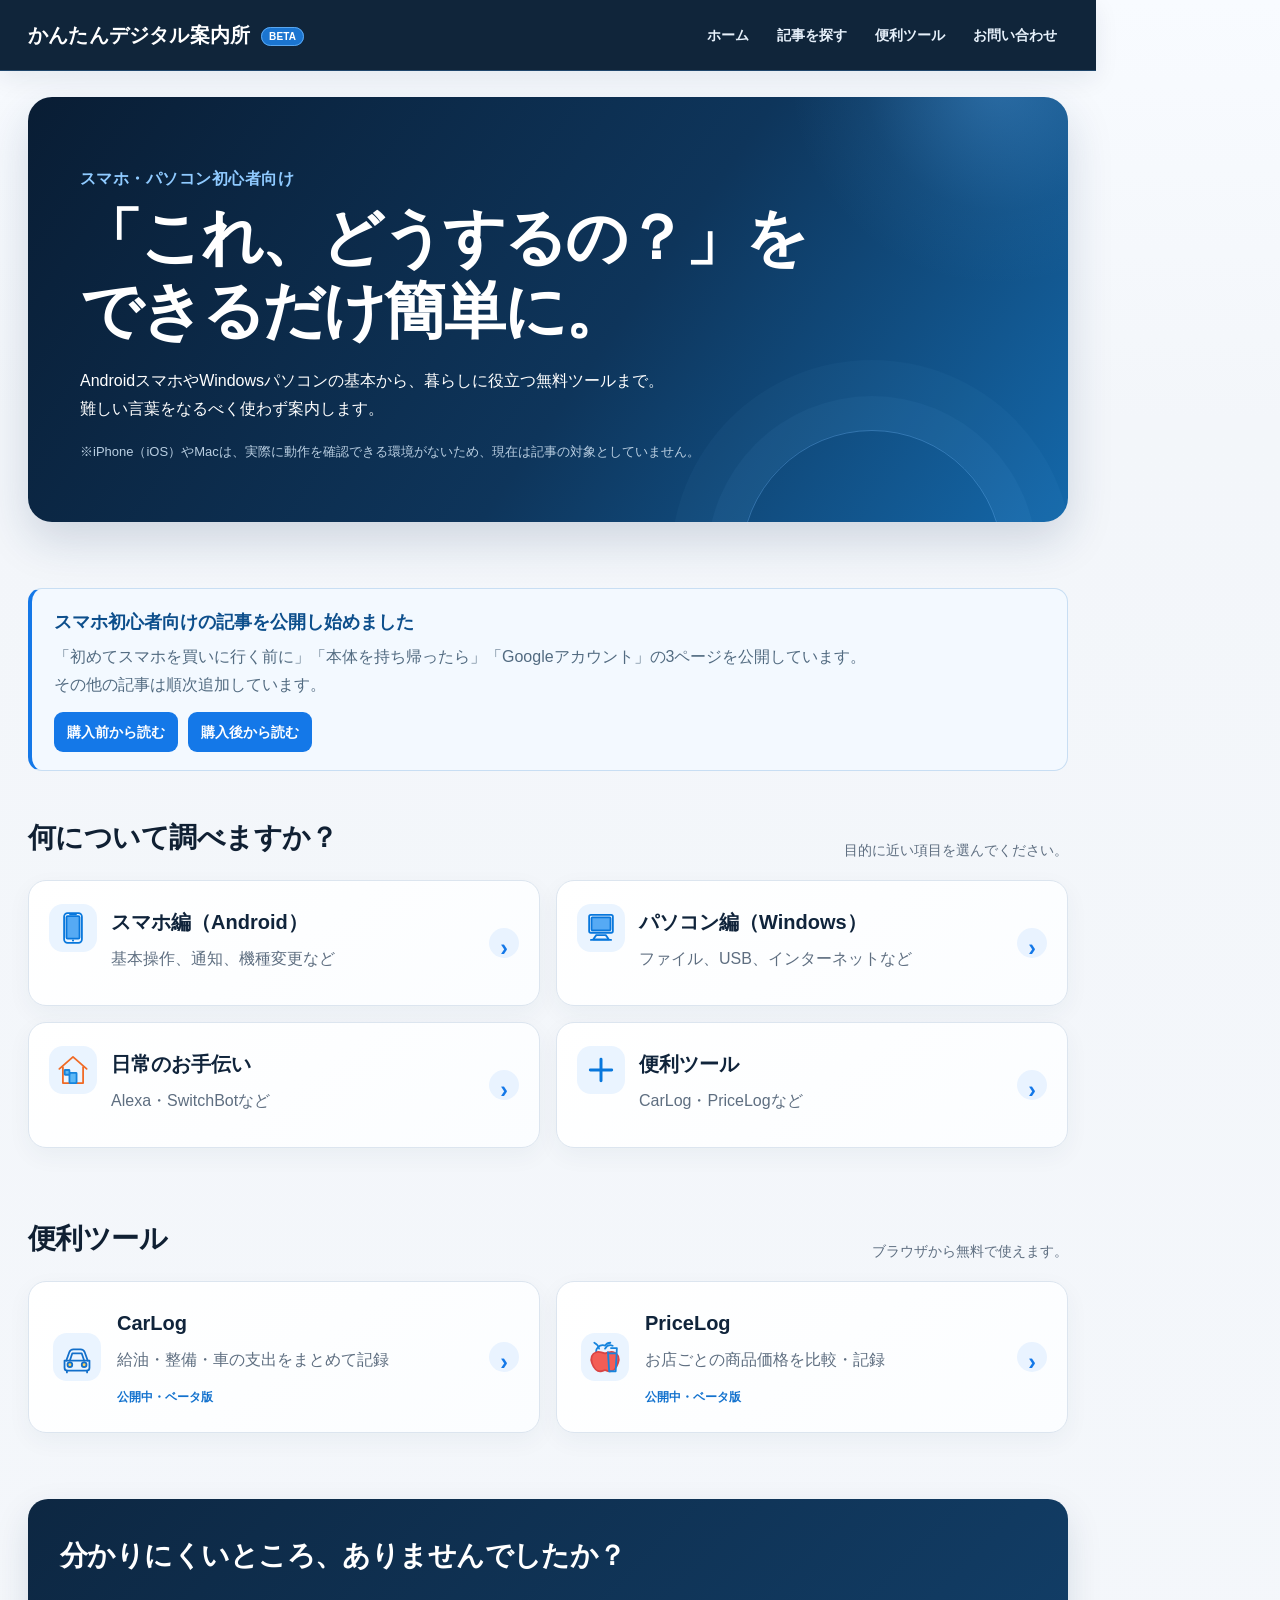
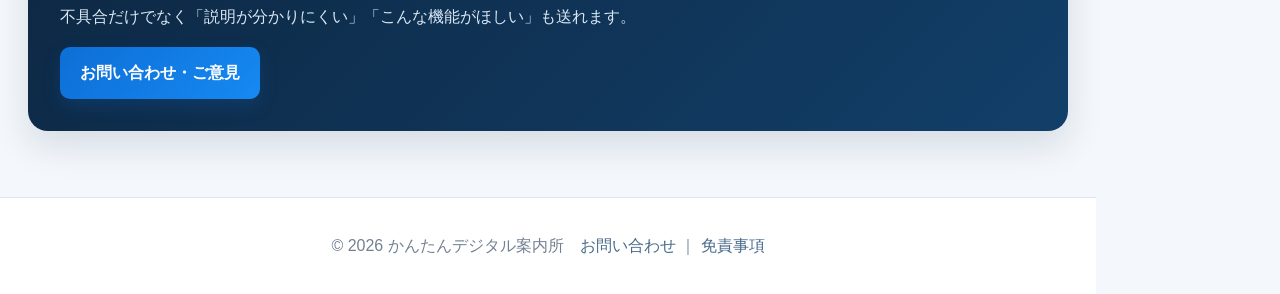
<file: index.html>
<!doctype html><html lang="ja"><head><meta charset="utf-8"><meta name="viewport" content="width=device-width,initial-scale=1"><meta name="description" content="AndroidスマホやWindowsパソコンの初心者向けガイド。難しい言葉をなるべく使わず、基本操作や設定、無料の便利ツールを分かりやすく案内します。"><meta name="robots" content="index,follow"><link rel="canonical" href="https://beginner-digital-guide.pages.dev/"><title>かんたんデジタル案内所</title><link rel="stylesheet" href="style.css"></head><body><header><div class="wrap"><a class="logo" href="index.html">かんたんデジタル案内所 <span>BETA</span></a><nav><a href="index.html">ホーム</a><a href="#guide">記事を探す</a><a href="tools.html">便利ツール</a><a href="contact.html">お問い合わせ</a></nav></div></header><main class="wrap"><section class="hero"><p class="eyebrow">スマホ・パソコン初心者向け</p><h1>「これ、どうするの？」を<br>できるだけ簡単に。</h1><p>AndroidスマホやWindowsパソコンの基本から、暮らしに役立つ無料ツールまで。<br>難しい言葉をなるべく使わず案内します。</p><p class="platform-note">※iPhone（iOS）やMacは、実際に動作を確認できる環境がないため、現在は記事の対象としていません。</p></section><div class="ad-mobile" aria-label="広告"><!-- admax --><script src="https://adm.shinobi.jp/s/283fa6d87230e7a7aff083078598eb47"></script><!-- admax --></div><section class="article-prep-notice" aria-label="記事の公開状況"><strong>スマホ初心者向けの記事を公開し始めました</strong><p>「初めてスマホを買いに行く前に」「本体を持ち帰ったら」「Googleアカウント」の3ページを公開しています。<br>その他の記事は順次追加しています。</p><div class="notice-actions"><a href="android-first-purchase.html">購入前から読む</a><a href="android-first-setup.html">購入後から読む</a></div></section><section id="guide"><div class="section-title"><h2>何について調べますか？</h2><p>目的に近い項目を選んでください。</p></div><div class="cards"><a class="card category-card" href="android.html"><span class="visual-icon" aria-hidden="true"><svg viewBox="0 0 64 64"><rect x="17" y="7" width="30" height="50" rx="6"/><rect x="21" y="12" width="22" height="38" rx="2" class="fill"/><path d="M27 9h10"/><circle cx="32" cy="53" r="1.8" class="dot"/></svg></span><b>スマホ編（Android）</b><span>基本操作、通知、機種変更など</span></a><a class="card category-card" href="windows.html"><span class="visual-icon" aria-hidden="true"><svg viewBox="0 0 64 64"><rect x="12" y="10" width="40" height="30" rx="3"/><rect x="16" y="14" width="32" height="22" rx="1.5" class="fill"/><path d="M24 44h16l5 7H19z"/><path d="M15 52h34"/></svg></span><b>パソコン編（Windows）</b><span>ファイル、USB、インターネットなど</span></a><a class="card category-card" href="smartlife.html"><span class="visual-icon home-icon" aria-hidden="true"><svg viewBox="0 0 64 64"><path d="M9 30 32 10l23 20"/><path d="M15 27v27h34V27"/><rect x="26" y="37" width="12" height="17" rx="1" class="fill"/><rect x="18" y="32" width="8" height="8" rx="1" class="fill"/></svg></span><b>日常のお手伝い</b><span>Alexa・SwitchBotなど</span></a><a class="card category-card" href="tools.html"><span class="visual-icon plus-icon" aria-hidden="true"><svg viewBox="0 0 64 64"><path d="M32 14v36M14 32h36"/></svg></span><b>便利ツール</b><span>CarLog・PriceLogなど</span></a></div></section><section class="home-tools"><div class="section-title"><h2>便利ツール</h2><p>ブラウザから無料で使えます。</p></div><div class="cards"><a class="card tool-home-card" href="tools.html#carlog"><span class="visual-icon car-icon" aria-hidden="true"><svg viewBox="0 0 64 64"><path d="M14 38l5-14c1-3 3-5 7-5h12c4 0 6 2 7 5l5 14"/><path d="M11 38h42v12c0 3-2 5-5 5H16c-3 0-5-2-5-5z"/><path d="M20 38l4-12h16l4 12"/><circle cx="20" cy="45" r="4" class="fill"/><circle cx="44" cy="45" r="4" class="fill"/><path d="M15 55v3M49 55v3"/></svg></span><b>CarLog</b><span>給油・整備・車の支出をまとめて記録</span><em>公開中・ベータ版</em></a><a class="card tool-home-card" href="tools.html#pricelog"><span class="visual-icon food-icon" aria-hidden="true"><svg viewBox="0 0 64 64"><path d="M17 23c0-6 5-11 11-11 1 0 3 0 4 1 2-3 5-5 9-5"/><path d="M32 18c3-5 8-7 13-5"/><path d="M17 24c-7 2-10 10-7 18 3 9 9 15 15 14 3 0 5-2 7-2s4 2 7 2c6 1 12-5 15-14 3-8 0-16-7-18-5-2-10 0-15 2-5-2-10-4-15-2z" class="food-main"/><path d="M42 17h10l-2 39H39l-2-32"/><path d="M40 26h10"/><path d="M22 18c-1-5-4-8-8-10"/></svg></span><b>PriceLog</b><span>お店ごとの商品価格を比較・記録</span><em>公開中・ベータ版</em></a></div></section><section class="feedback"><h2>分かりにくいところ、ありませんでしたか？</h2><p>不具合だけでなく「説明が分かりにくい」「こんな機能がほしい」も送れます。</p><a class="button" href="contact.html">お問い合わせ・ご意見</a></section></main><footer>© 2026 かんたんデジタル案内所　<a href="contact.html">お問い合わせ</a> ｜ <a href="disclaimer.html">免責事項</a></footer><aside class="ad-pc" aria-label="広告"><!-- admax --><script src="https://adm.shinobi.jp/s/da6410a44c8073fa55f33d8c79c7334f"></script><!-- admax --></aside></body></html>
</file>
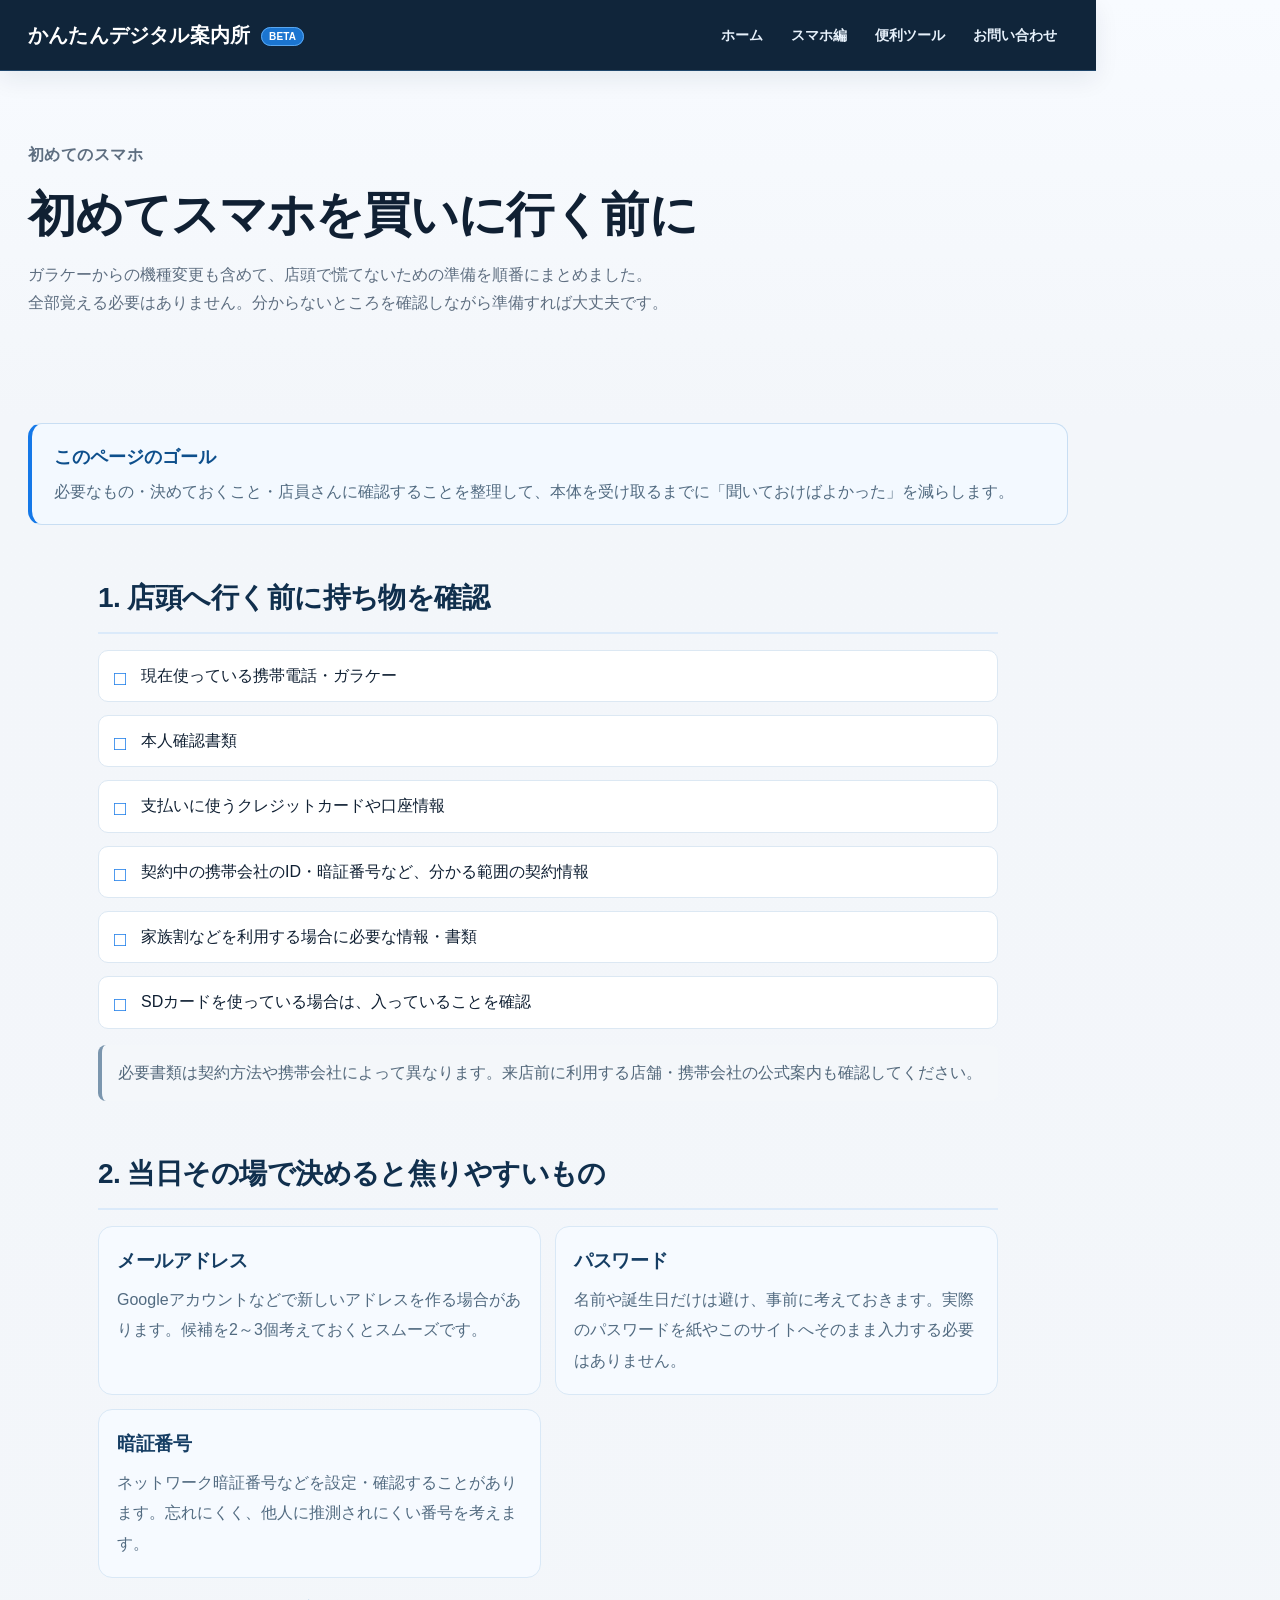
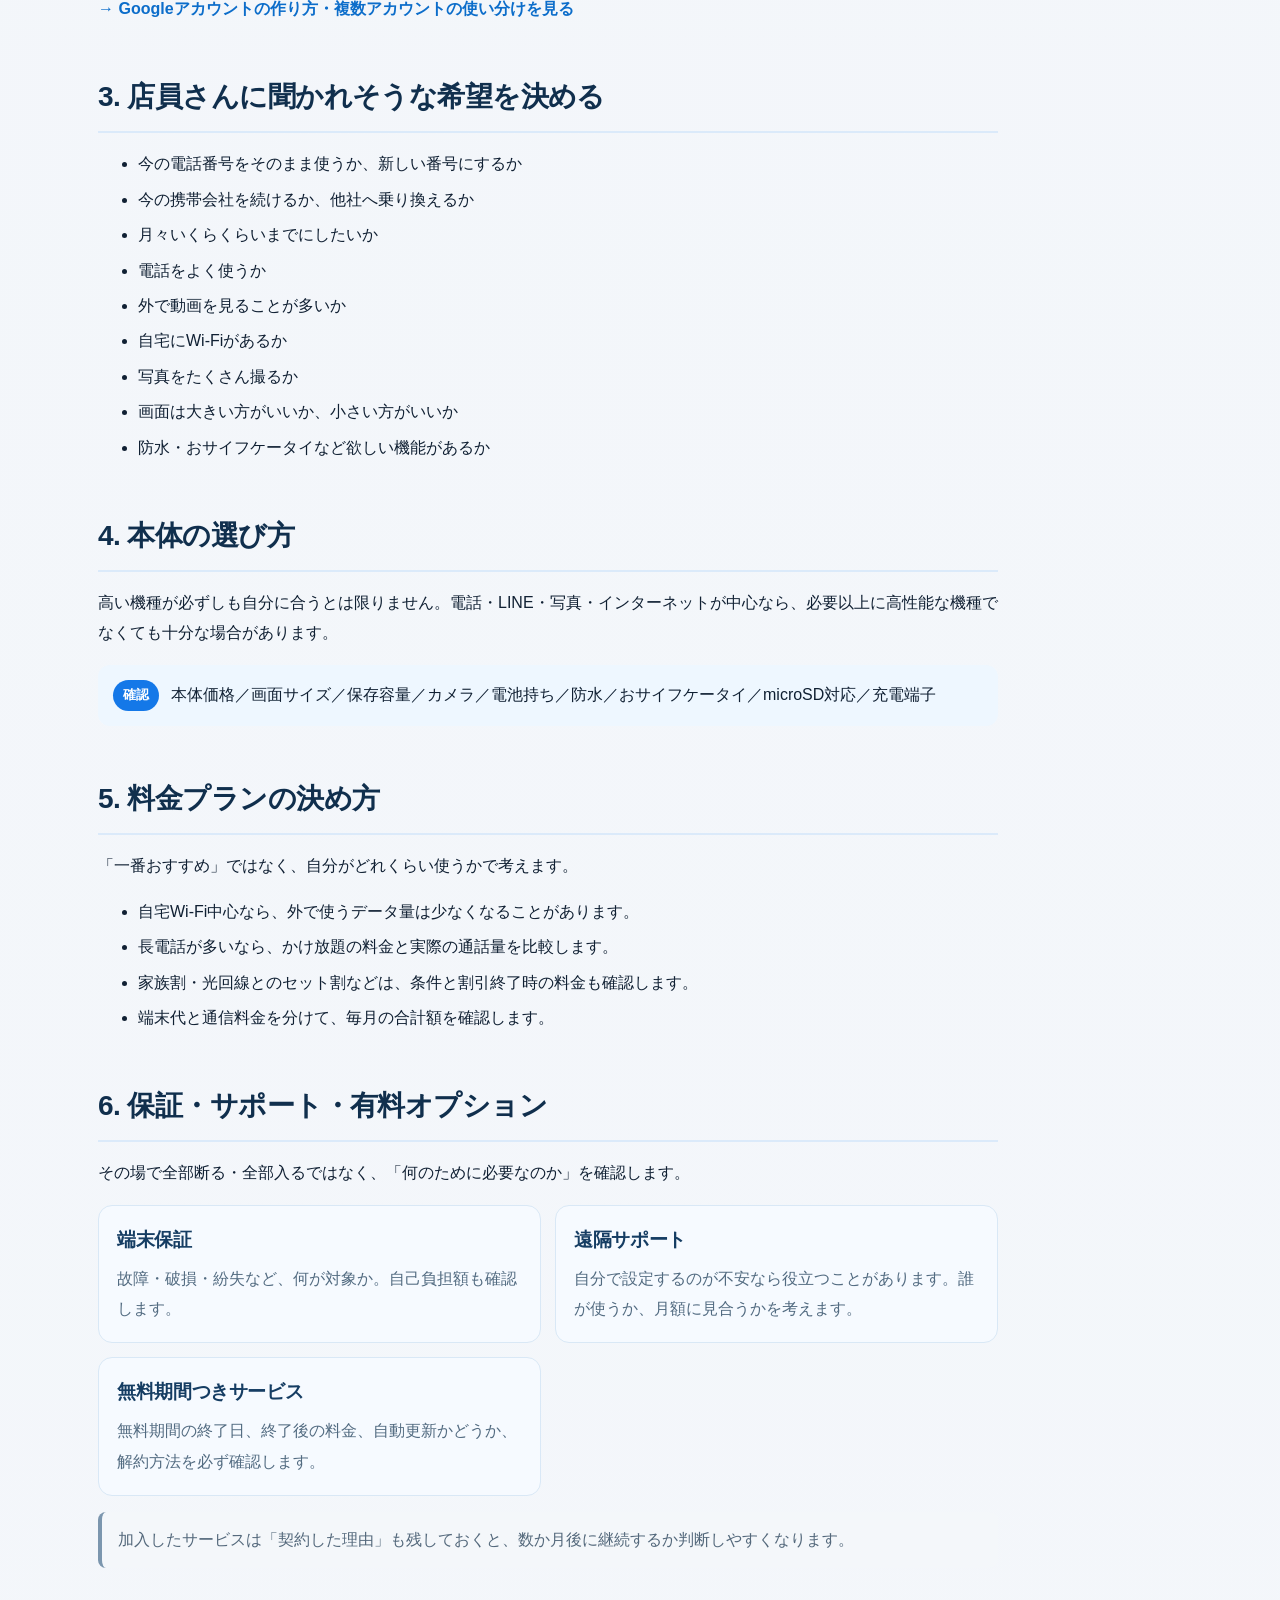
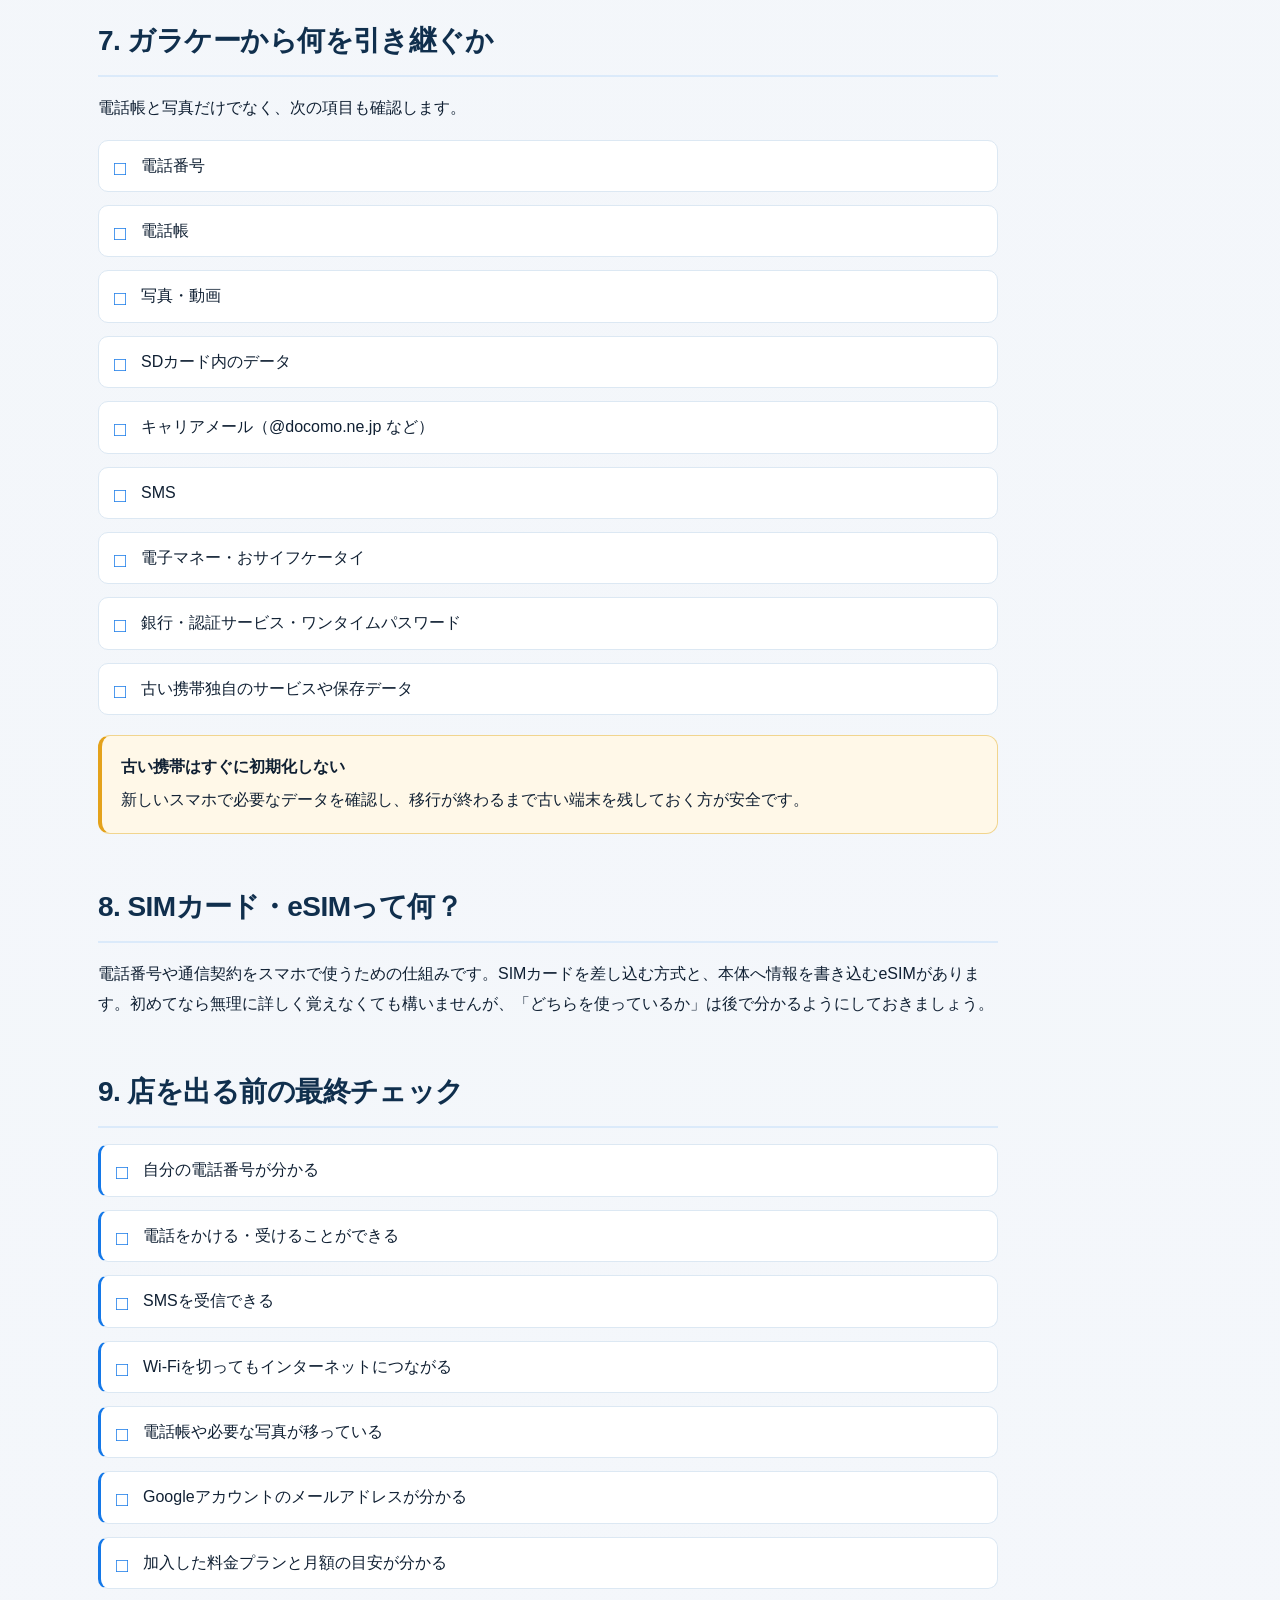
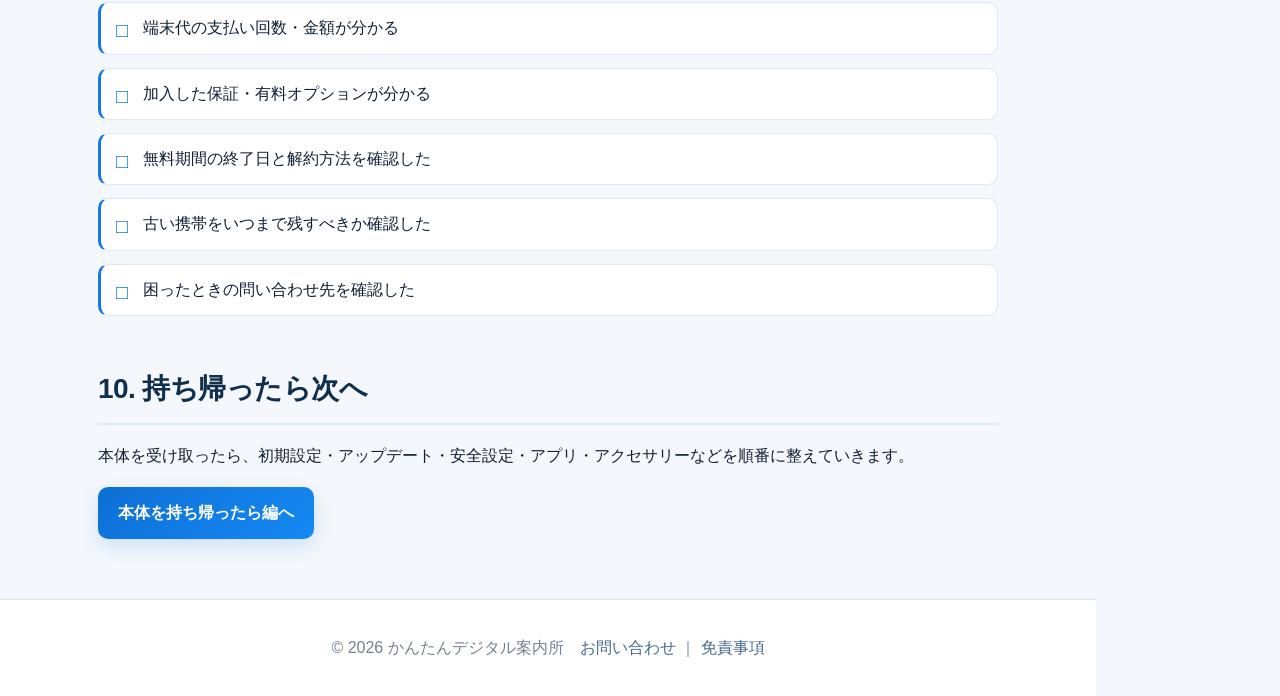
<file: android-first-purchase.html>
<!doctype html><html lang="ja"><head><meta charset="utf-8"><meta name="viewport" content="width=device-width,initial-scale=1"><meta name="description" content="初めてスマホを購入する人やガラケーから機種変更する人向けに、持ち物、料金プラン、保証、データ移行、店を出る前の確認事項を案内します。"><meta name="robots" content="index,follow"><link rel="canonical" href="https://beginner-digital-guide.pages.dev/android-first-purchase.html"><title>初めてスマホを買いに行く前に｜かんたんデジタル案内所</title><link rel="stylesheet" href="style.css"></head><body><header><div class="wrap"><a class="logo" href="index.html">かんたんデジタル案内所 <span>BETA</span></a><nav><a href="index.html">ホーム</a><a href="android.html">スマホ編</a><a href="tools.html">便利ツール</a><a href="contact.html">お問い合わせ</a></nav></div></header><main class="wrap"><div class="ad-mobile" aria-label="広告"><!-- admax --><script src="https://adm.shinobi.jp/s/283fa6d87230e7a7aff083078598eb47"></script><!-- admax --></div>
<section class="pagehead"><p class="eyebrow">初めてのスマホ</p><h1>初めてスマホを買いに行く前に</h1><p>ガラケーからの機種変更も含めて、店頭で慌てないための準備を順番にまとめました。<br>全部覚える必要はありません。分からないところを確認しながら準備すれば大丈夫です。</p></section>
<div class="article-prep-notice"><strong>このページのゴール</strong><p>必要なもの・決めておくこと・店員さんに確認することを整理して、本体を受け取るまでに「聞いておけばよかった」を減らします。</p></div>
<section class="article-body">
<h2>1. 店頭へ行く前に持ち物を確認</h2>
<ul class="check-list"><li>現在使っている携帯電話・ガラケー</li><li>本人確認書類</li><li>支払いに使うクレジットカードや口座情報</li><li>契約中の携帯会社のID・暗証番号など、分かる範囲の契約情報</li><li>家族割などを利用する場合に必要な情報・書類</li><li>SDカードを使っている場合は、入っていることを確認</li></ul>
<p class="note">必要書類は契約方法や携帯会社によって異なります。来店前に利用する店舗・携帯会社の公式案内も確認してください。</p>

<h2>2. 当日その場で決めると焦りやすいもの</h2>
<div class="info-grid"><div class="info-box"><h3>メールアドレス</h3><p>Googleアカウントなどで新しいアドレスを作る場合があります。候補を2～3個考えておくとスムーズです。</p></div><div class="info-box"><h3>パスワード</h3><p>名前や誕生日だけは避け、事前に考えておきます。実際のパスワードを紙やこのサイトへそのまま入力する必要はありません。</p></div><div class="info-box"><h3>暗証番号</h3><p>ネットワーク暗証番号などを設定・確認することがあります。忘れにくく、他人に推測されにくい番号を考えます。</p></div></div>
<p><a class="text-link" href="google-account.html">→ Googleアカウントの作り方・複数アカウントの使い分けを見る</a></p>

<h2>3. 店員さんに聞かれそうな希望を決める</h2>
<ul><li>今の電話番号をそのまま使うか、新しい番号にするか</li><li>今の携帯会社を続けるか、他社へ乗り換えるか</li><li>月々いくらくらいまでにしたいか</li><li>電話をよく使うか</li><li>外で動画を見ることが多いか</li><li>自宅にWi-Fiがあるか</li><li>写真をたくさん撮るか</li><li>画面は大きい方がいいか、小さい方がいいか</li><li>防水・おサイフケータイなど欲しい機能があるか</li></ul>

<h2>4. 本体の選び方</h2>
<p>高い機種が必ずしも自分に合うとは限りません。電話・LINE・写真・インターネットが中心なら、必要以上に高性能な機種でなくても十分な場合があります。</p>
<div class="point-row"><span>確認</span><p>本体価格／画面サイズ／保存容量／カメラ／電池持ち／防水／おサイフケータイ／microSD対応／充電端子</p></div>

<h2>5. 料金プランの決め方</h2>
<p>「一番おすすめ」ではなく、自分がどれくらい使うかで考えます。</p>
<ul><li>自宅Wi-Fi中心なら、外で使うデータ量は少なくなることがあります。</li><li>長電話が多いなら、かけ放題の料金と実際の通話量を比較します。</li><li>家族割・光回線とのセット割などは、条件と割引終了時の料金も確認します。</li><li>端末代と通信料金を分けて、毎月の合計額を確認します。</li></ul>

<h2>6. 保証・サポート・有料オプション</h2>
<p>その場で全部断る・全部入るではなく、「何のために必要なのか」を確認します。</p>
<div class="info-grid"><div class="info-box"><h3>端末保証</h3><p>故障・破損・紛失など、何が対象か。自己負担額も確認します。</p></div><div class="info-box"><h3>遠隔サポート</h3><p>自分で設定するのが不安なら役立つことがあります。誰が使うか、月額に見合うかを考えます。</p></div><div class="info-box"><h3>無料期間つきサービス</h3><p>無料期間の終了日、終了後の料金、自動更新かどうか、解約方法を必ず確認します。</p></div></div>
<p class="note">加入したサービスは「契約した理由」も残しておくと、数か月後に継続するか判断しやすくなります。</p>

<h2>7. ガラケーから何を引き継ぐか</h2>
<p>電話帳と写真だけでなく、次の項目も確認します。</p>
<ul class="check-list"><li>電話番号</li><li>電話帳</li><li>写真・動画</li><li>SDカード内のデータ</li><li>キャリアメール（@docomo.ne.jp など）</li><li>SMS</li><li>電子マネー・おサイフケータイ</li><li>銀行・認証サービス・ワンタイムパスワード</li><li>古い携帯独自のサービスや保存データ</li></ul>
<div class="warning-box"><strong>古い携帯はすぐに初期化しない</strong><p>新しいスマホで必要なデータを確認し、移行が終わるまで古い端末を残しておく方が安全です。</p></div>

<h2>8. SIMカード・eSIMって何？</h2>
<p>電話番号や通信契約をスマホで使うための仕組みです。SIMカードを差し込む方式と、本体へ情報を書き込むeSIMがあります。初めてなら無理に詳しく覚えなくても構いませんが、「どちらを使っているか」は後で分かるようにしておきましょう。</p>

<h2>9. 店を出る前の最終チェック</h2>
<ul class="check-list important"><li>自分の電話番号が分かる</li><li>電話をかける・受けることができる</li><li>SMSを受信できる</li><li>Wi-Fiを切ってもインターネットにつながる</li><li>電話帳や必要な写真が移っている</li><li>Googleアカウントのメールアドレスが分かる</li><li>加入した料金プランと月額の目安が分かる</li><li>端末代の支払い回数・金額が分かる</li><li>加入した保証・有料オプションが分かる</li><li>無料期間の終了日と解約方法を確認した</li><li>古い携帯をいつまで残すべきか確認した</li><li>困ったときの問い合わせ先を確認した</li></ul>

<h2>10. 持ち帰ったら次へ</h2>
<p>本体を受け取ったら、初期設定・アップデート・安全設定・アプリ・アクセサリーなどを順番に整えていきます。</p>
<a class="button" href="android-first-setup.html">本体を持ち帰ったら編へ</a>
</section></main><footer>© 2026 かんたんデジタル案内所　<a href="contact.html">お問い合わせ</a> ｜ <a href="disclaimer.html">免責事項</a></footer><aside class="ad-pc" aria-label="広告"><!-- admax --><script src="https://adm.shinobi.jp/s/da6410a44c8073fa55f33d8c79c7334f"></script><!-- admax --></aside></body></html>
</file>
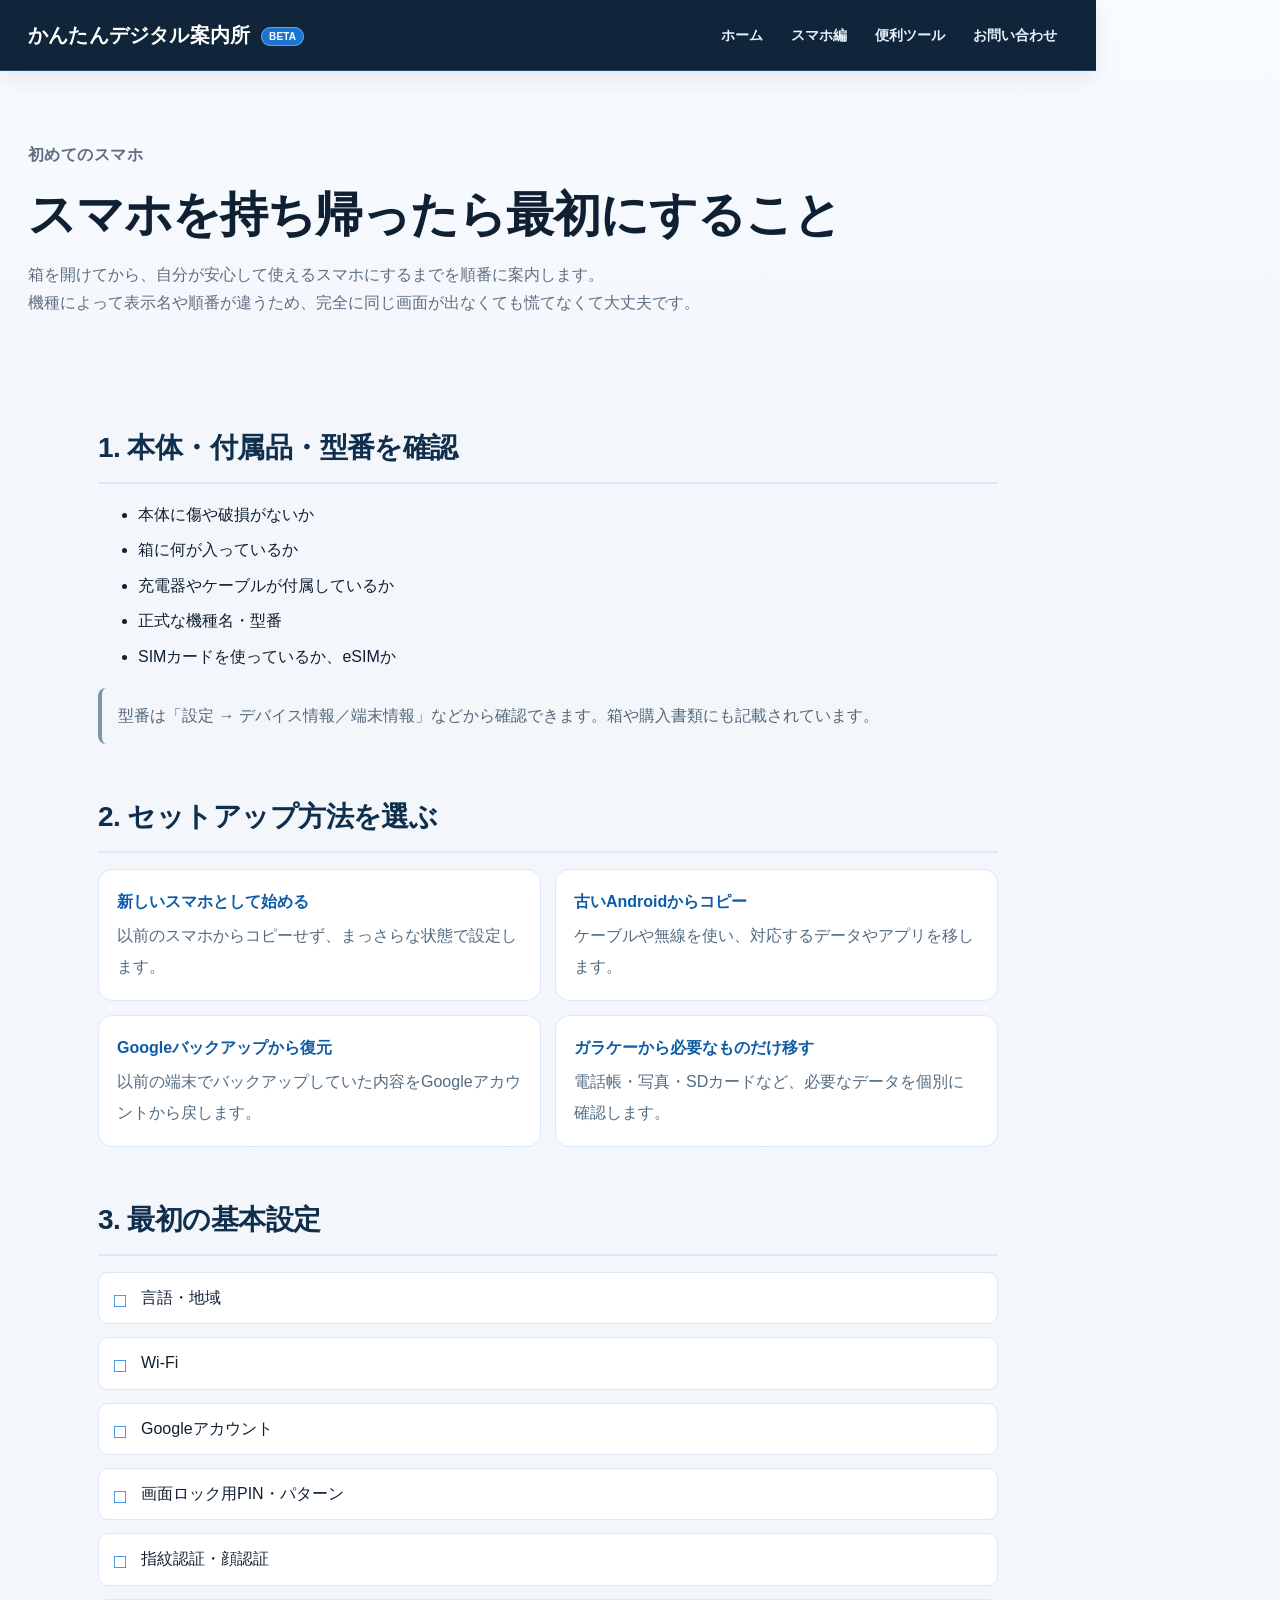
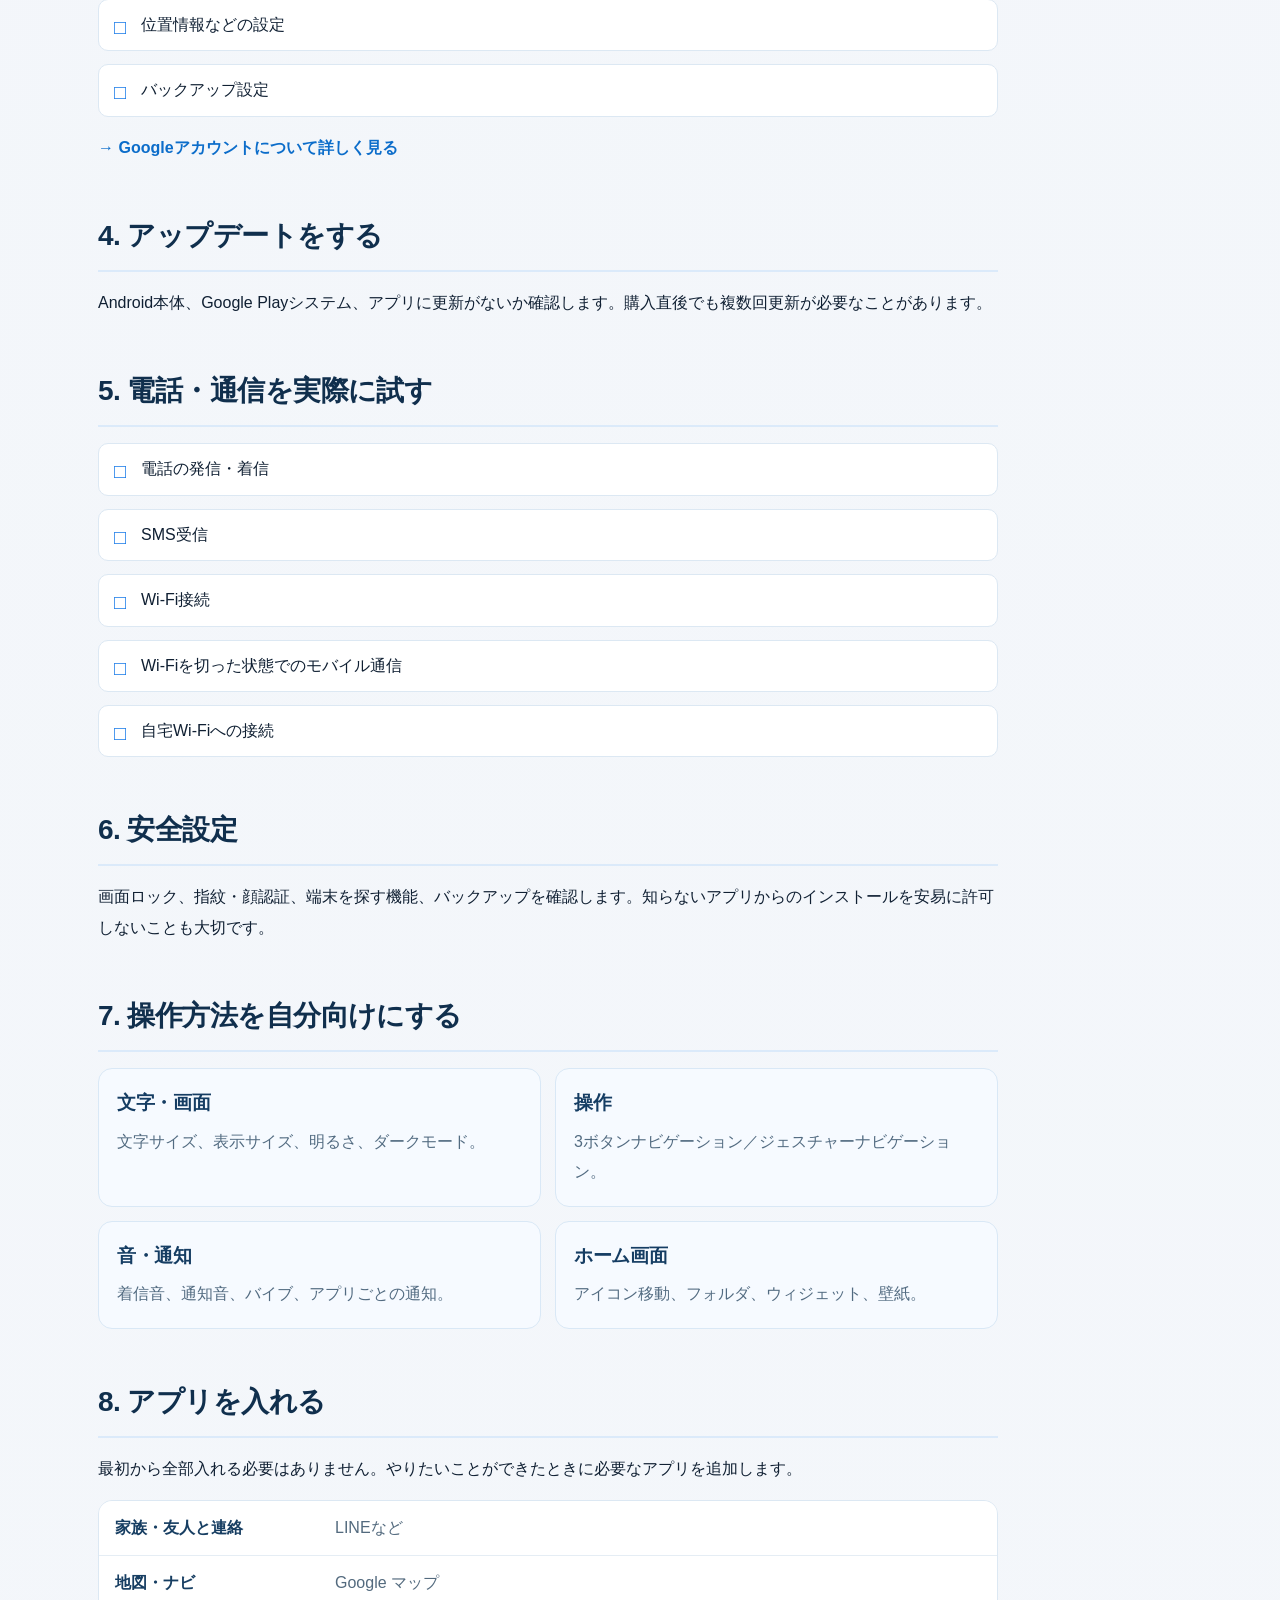
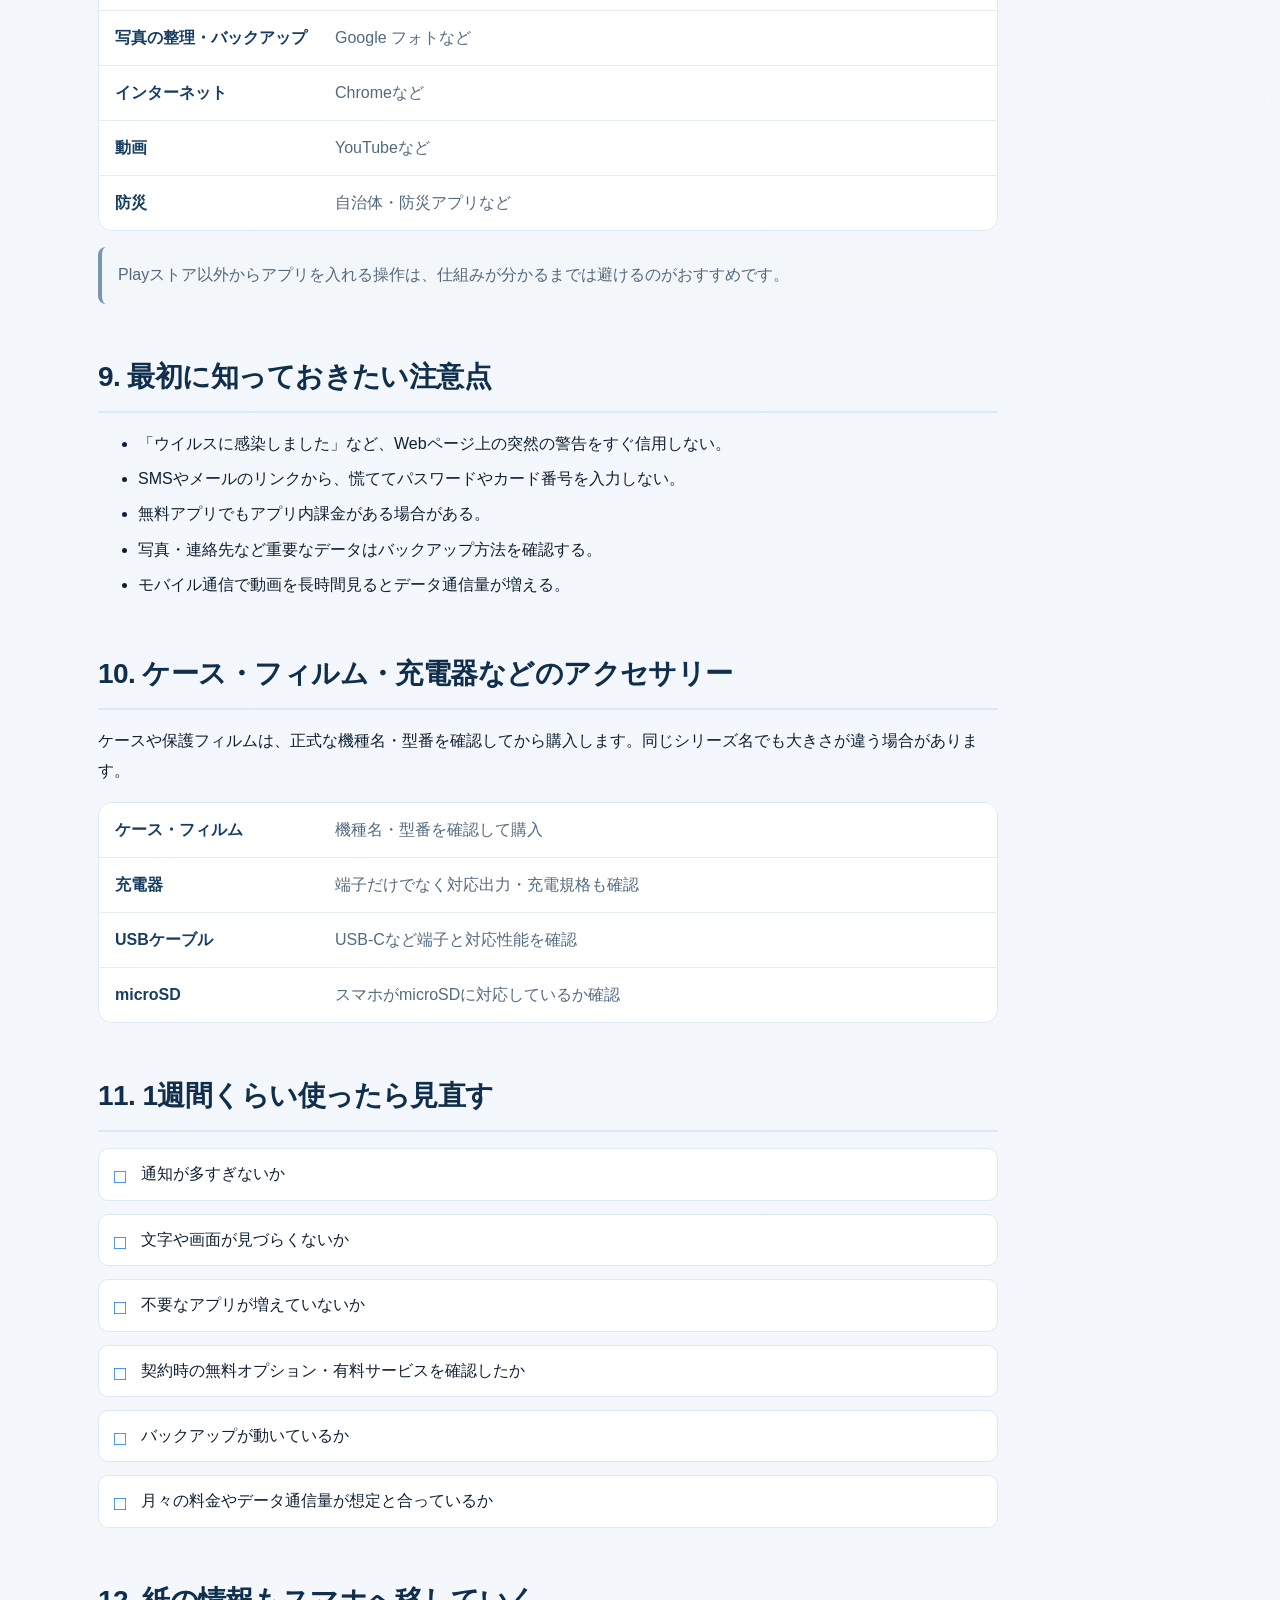
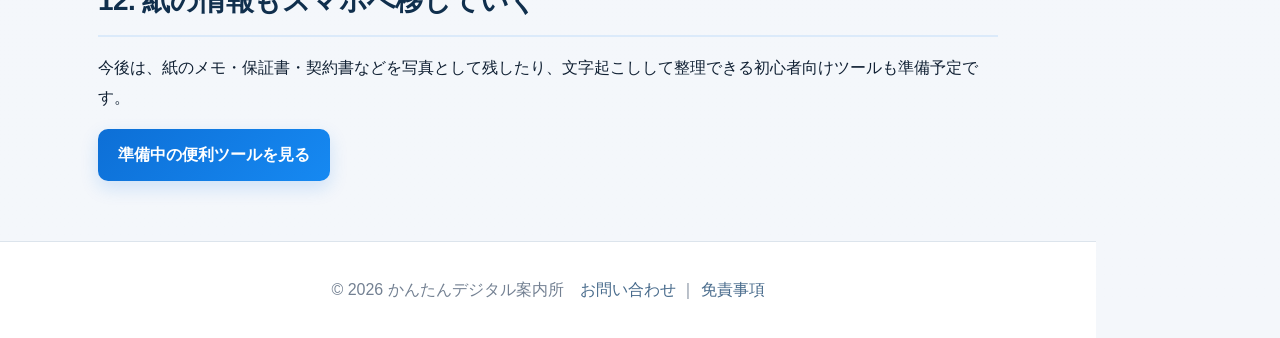
<file: android-first-setup.html>
<!doctype html><html lang="ja"><head><meta charset="utf-8"><meta name="viewport" content="width=device-width,initial-scale=1"><meta name="description" content="Androidスマホを購入した後の初期設定、データ移行、安全設定、アプリ、カスタマイズ、アクセサリーの選び方を初心者向けに案内します。"><meta name="robots" content="index,follow"><link rel="canonical" href="https://beginner-digital-guide.pages.dev/android-first-setup.html"><title>スマホを持ち帰ったら最初にすること｜かんたんデジタル案内所</title><link rel="stylesheet" href="style.css"></head><body><header><div class="wrap"><a class="logo" href="index.html">かんたんデジタル案内所 <span>BETA</span></a><nav><a href="index.html">ホーム</a><a href="android.html">スマホ編</a><a href="tools.html">便利ツール</a><a href="contact.html">お問い合わせ</a></nav></div></header><main class="wrap"><div class="ad-mobile" aria-label="広告"><!-- admax --><script src="https://adm.shinobi.jp/s/283fa6d87230e7a7aff083078598eb47"></script><!-- admax --></div>
<section class="pagehead"><p class="eyebrow">初めてのスマホ</p><h1>スマホを持ち帰ったら最初にすること</h1><p>箱を開けてから、自分が安心して使えるスマホにするまでを順番に案内します。<br>機種によって表示名や順番が違うため、完全に同じ画面が出なくても慌てなくて大丈夫です。</p></section>
<section class="article-body">
<h2>1. 本体・付属品・型番を確認</h2>
<ul><li>本体に傷や破損がないか</li><li>箱に何が入っているか</li><li>充電器やケーブルが付属しているか</li><li>正式な機種名・型番</li><li>SIMカードを使っているか、eSIMか</li></ul>
<p class="note">型番は「設定 → デバイス情報／端末情報」などから確認できます。箱や購入書類にも記載されています。</p>

<h2>2. セットアップ方法を選ぶ</h2>
<div class="choice-cards"><div><strong>新しいスマホとして始める</strong><p>以前のスマホからコピーせず、まっさらな状態で設定します。</p></div><div><strong>古いAndroidからコピー</strong><p>ケーブルや無線を使い、対応するデータやアプリを移します。</p></div><div><strong>Googleバックアップから復元</strong><p>以前の端末でバックアップしていた内容をGoogleアカウントから戻します。</p></div><div><strong>ガラケーから必要なものだけ移す</strong><p>電話帳・写真・SDカードなど、必要なデータを個別に確認します。</p></div></div>

<h2>3. 最初の基本設定</h2>
<ul class="check-list"><li>言語・地域</li><li>Wi-Fi</li><li>Googleアカウント</li><li>画面ロック用PIN・パターン</li><li>指紋認証・顔認証</li><li>位置情報などの設定</li><li>バックアップ設定</li></ul>
<p><a class="text-link" href="google-account.html">→ Googleアカウントについて詳しく見る</a></p>

<h2>4. アップデートをする</h2>
<p>Android本体、Google Playシステム、アプリに更新がないか確認します。購入直後でも複数回更新が必要なことがあります。</p>

<h2>5. 電話・通信を実際に試す</h2>
<ul class="check-list"><li>電話の発信・着信</li><li>SMS受信</li><li>Wi-Fi接続</li><li>Wi-Fiを切った状態でのモバイル通信</li><li>自宅Wi-Fiへの接続</li></ul>

<h2>6. 安全設定</h2>
<p>画面ロック、指紋・顔認証、端末を探す機能、バックアップを確認します。知らないアプリからのインストールを安易に許可しないことも大切です。</p>

<h2>7. 操作方法を自分向けにする</h2>
<div class="info-grid"><div class="info-box"><h3>文字・画面</h3><p>文字サイズ、表示サイズ、明るさ、ダークモード。</p></div><div class="info-box"><h3>操作</h3><p>3ボタンナビゲーション／ジェスチャーナビゲーション。</p></div><div class="info-box"><h3>音・通知</h3><p>着信音、通知音、バイブ、アプリごとの通知。</p></div><div class="info-box"><h3>ホーム画面</h3><p>アイコン移動、フォルダ、ウィジェット、壁紙。</p></div></div>

<h2>8. アプリを入れる</h2>
<p>最初から全部入れる必要はありません。やりたいことができたときに必要なアプリを追加します。</p>
<div class="simple-table"><div><b>家族・友人と連絡</b><span>LINEなど</span></div><div><b>地図・ナビ</b><span>Google マップ</span></div><div><b>写真の整理・バックアップ</b><span>Google フォトなど</span></div><div><b>インターネット</b><span>Chromeなど</span></div><div><b>動画</b><span>YouTubeなど</span></div><div><b>防災</b><span>自治体・防災アプリなど</span></div></div>
<p class="note">Playストア以外からアプリを入れる操作は、仕組みが分かるまでは避けるのがおすすめです。</p>

<h2>9. 最初に知っておきたい注意点</h2>
<ul><li>「ウイルスに感染しました」など、Webページ上の突然の警告をすぐ信用しない。</li><li>SMSやメールのリンクから、慌ててパスワードやカード番号を入力しない。</li><li>無料アプリでもアプリ内課金がある場合がある。</li><li>写真・連絡先など重要なデータはバックアップ方法を確認する。</li><li>モバイル通信で動画を長時間見るとデータ通信量が増える。</li></ul>

<h2>10. ケース・フィルム・充電器などのアクセサリー</h2>
<p>ケースや保護フィルムは、正式な機種名・型番を確認してから購入します。同じシリーズ名でも大きさが違う場合があります。</p>
<div class="simple-table"><div><b>ケース・フィルム</b><span>機種名・型番を確認して購入</span></div><div><b>充電器</b><span>端子だけでなく対応出力・充電規格も確認</span></div><div><b>USBケーブル</b><span>USB-Cなど端子と対応性能を確認</span></div><div><b>microSD</b><span>スマホがmicroSDに対応しているか確認</span></div></div>

<h2>11. 1週間くらい使ったら見直す</h2>
<ul class="check-list"><li>通知が多すぎないか</li><li>文字や画面が見づらくないか</li><li>不要なアプリが増えていないか</li><li>契約時の無料オプション・有料サービスを確認したか</li><li>バックアップが動いているか</li><li>月々の料金やデータ通信量が想定と合っているか</li></ul>

<h2>12. 紙の情報もスマホへ移していく</h2>
<p>今後は、紙のメモ・保証書・契約書などを写真として残したり、文字起こしして整理できる初心者向けツールも準備予定です。</p>
<a class="button" href="tools.html#coming-soon">準備中の便利ツールを見る</a>
</section></main><footer>© 2026 かんたんデジタル案内所　<a href="contact.html">お問い合わせ</a> ｜ <a href="disclaimer.html">免責事項</a></footer><aside class="ad-pc" aria-label="広告"><!-- admax --><script src="https://adm.shinobi.jp/s/da6410a44c8073fa55f33d8c79c7334f"></script><!-- admax --></aside></body></html>
</file>
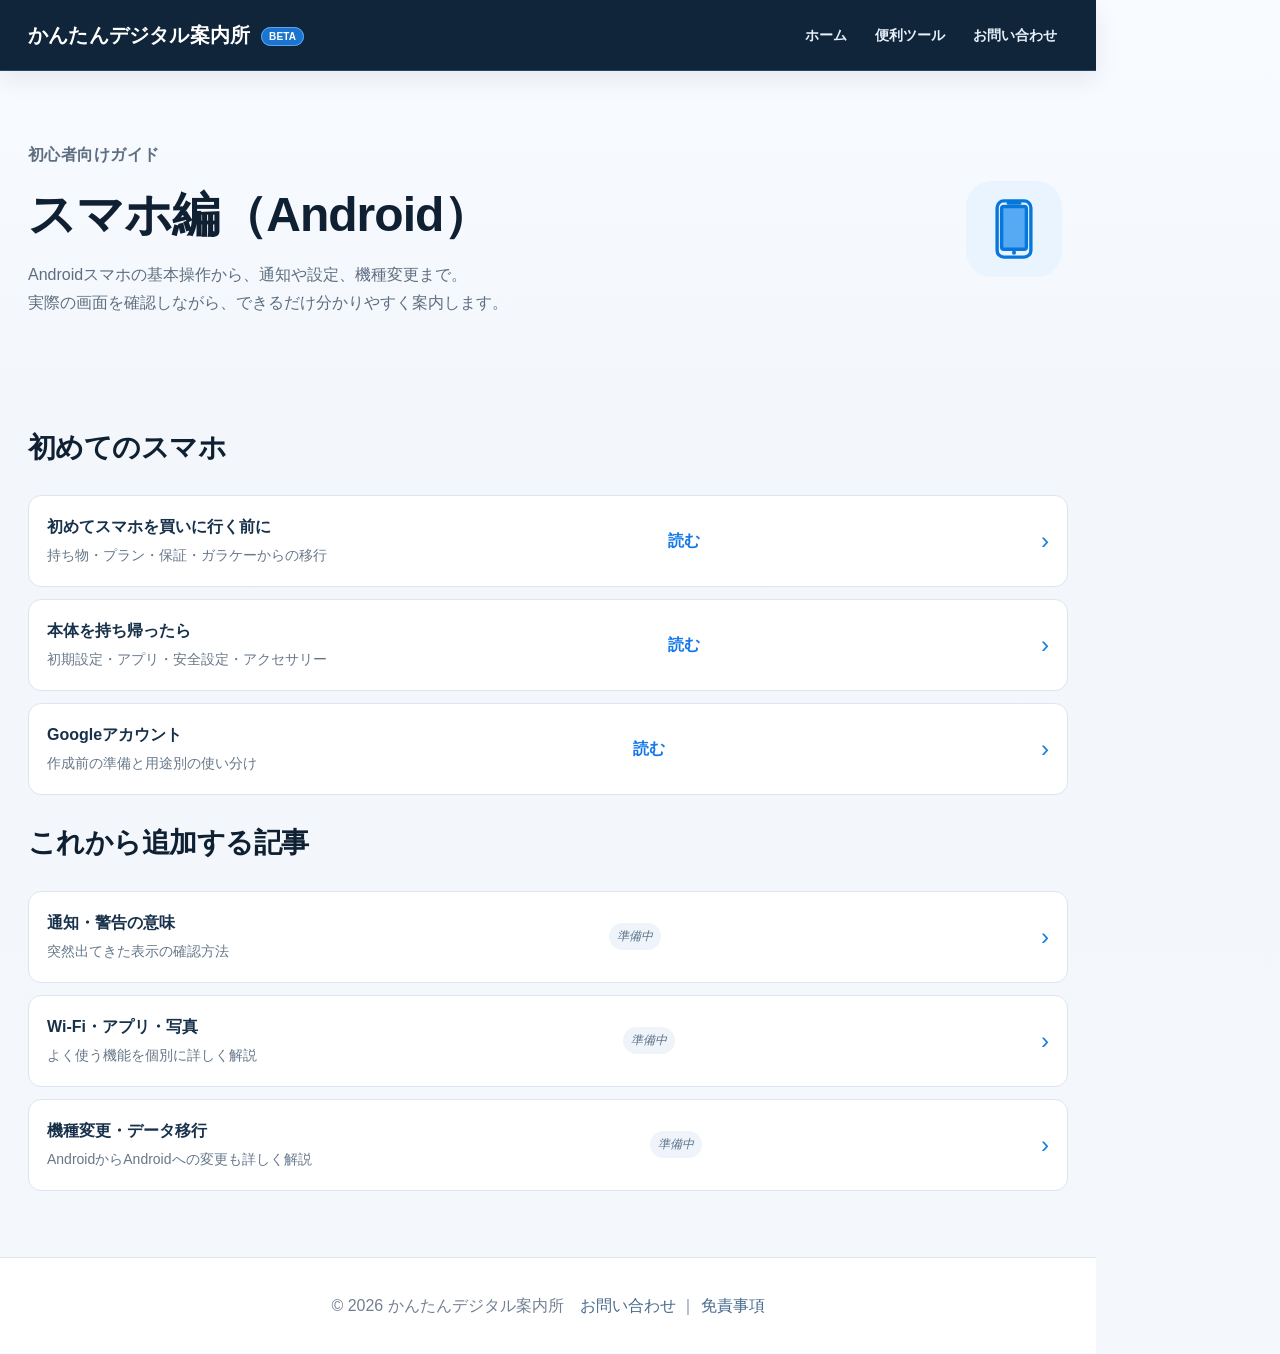
<file: android.html>
<!doctype html><html lang="ja"><head><meta charset="utf-8"><meta name="viewport" content="width=device-width,initial-scale=1"><meta name="description" content="Androidスマホ初心者向けの基本操作、通知、設定、機種変更やデータ移行などを分かりやすく案内します。"><meta name="robots" content="index,follow"><link rel="canonical" href="https://beginner-digital-guide.pages.dev/android.html"><title>スマホ編（Android）｜かんたんデジタル案内所</title><link rel="stylesheet" href="style.css"></head><body><header><div class="wrap"><a class="logo" href="index.html">かんたんデジタル案内所 <span>BETA</span></a><nav><a href="index.html">ホーム</a><a href="tools.html">便利ツール</a><a href="contact.html">お問い合わせ</a></nav></div></header><main class="wrap"><div class="ad-mobile" aria-label="広告"><!-- admax --><script src="https://adm.shinobi.jp/s/283fa6d87230e7a7aff083078598eb47"></script><!-- admax --></div><section class="pagehead category-intro"><div><p class="eyebrow">初心者向けガイド</p><h1>スマホ編（Android）</h1><p>Androidスマホの基本操作から、通知や設定、機種変更まで。<br>実際の画面を確認しながら、できるだけ分かりやすく案内します。</p></div><div class="category-mark visual-category"><span class="visual-icon" aria-hidden="true"><svg viewBox="0 0 64 64"><rect x="17" y="7" width="30" height="50" rx="6"/><rect x="21" y="12" width="22" height="38" rx="2" class="fill"/><path d="M27 9h10"/><circle cx="32" cy="53" r="1.8" class="dot"/></svg></span></div></section><section><h2>初めてのスマホ</h2><div class="topic-links"><a class="topic-link active-topic" href="android-first-purchase.html"><div><strong>初めてスマホを買いに行く前に</strong><br><span>持ち物・プラン・保証・ガラケーからの移行</span></div><i>読む</i></a><a class="topic-link active-topic" href="android-first-setup.html"><div><strong>本体を持ち帰ったら</strong><br><span>初期設定・アプリ・安全設定・アクセサリー</span></div><i>読む</i></a><a class="topic-link active-topic" href="google-account.html"><div><strong>Googleアカウント</strong><br><span>作成前の準備と用途別の使い分け</span></div><i>読む</i></a></div><h2>これから追加する記事</h2><div class="topic-links"><div class="topic-link"><div><strong>通知・警告の意味</strong><br><span>突然出てきた表示の確認方法</span></div><i class="soon">準備中</i></div><div class="topic-link"><div><strong>Wi-Fi・アプリ・写真</strong><br><span>よく使う機能を個別に詳しく解説</span></div><i class="soon">準備中</i></div><div class="topic-link"><div><strong>機種変更・データ移行</strong><br><span>AndroidからAndroidへの変更も詳しく解説</span></div><i class="soon">準備中</i></div></div></section></main><footer>© 2026 かんたんデジタル案内所　<a href="contact.html">お問い合わせ</a> ｜ <a href="disclaimer.html">免責事項</a></footer><aside class="ad-pc" aria-label="広告"><!-- admax --><script src="https://adm.shinobi.jp/s/da6410a44c8073fa55f33d8c79c7334f"></script><!-- admax --></aside></body></html>
</file>
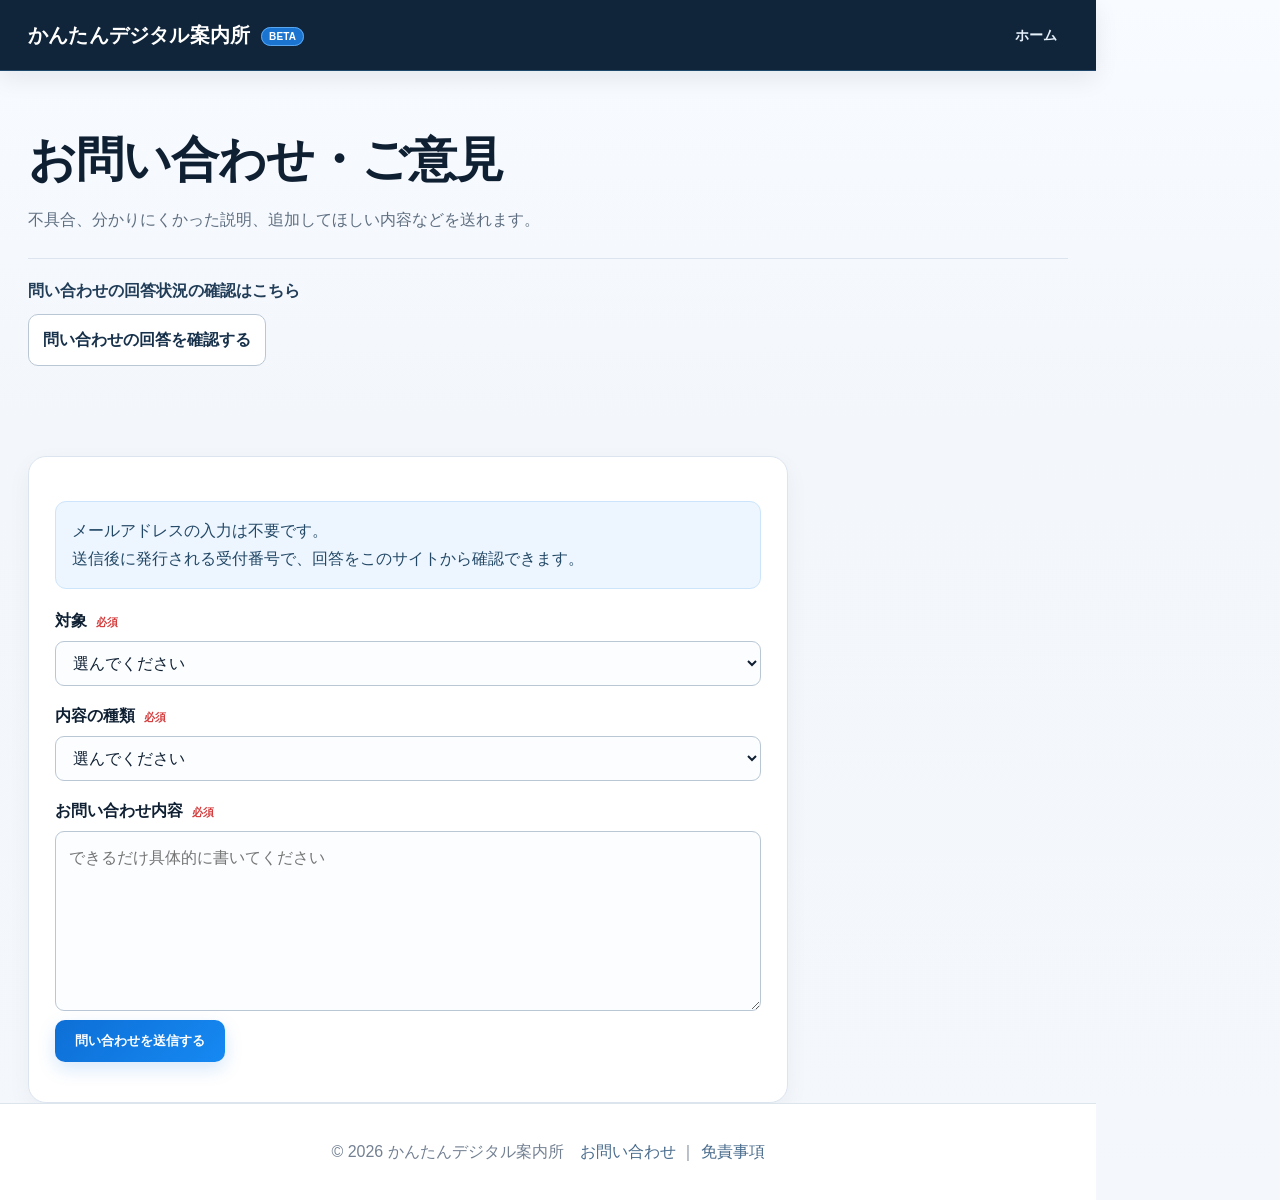
<file: contact.html>
<!doctype html><html lang='ja'><head><meta charset='utf-8'><meta name='viewport' content='width=device-width,initial-scale=1'><meta name="robots" content="noindex,follow"><title>お問い合わせ｜かんたんデジタル案内所</title><link rel='stylesheet' href='style.css'></head><body><header><div class='wrap'><a class='logo' href='index.html'>かんたんデジタル案内所 <span>BETA</span></a><nav><a href='index.html'>ホーム</a></nav></div></header><main class='wrap'><div class="ad-mobile" aria-label="広告"><!-- admax -->
<script src="https://adm.shinobi.jp/s/283fa6d87230e7a7aff083078598eb47"></script>
<!-- admax --></div><section class='pagehead'><h1>お問い合わせ・ご意見</h1><p>不具合、分かりにくかった説明、追加してほしい内容などを送れます。</p><div class='answer-check-guide'><p>問い合わせの回答状況の確認はこちら</p><a class='subbutton answer-check-button' href='inquiry-status.html'>問い合わせの回答を確認する</a></div></section><form class='form' id='contactForm'><div class='notice'>メールアドレスの入力は不要です。<br>送信後に発行される受付番号で、回答をこのサイトから確認できます。</div><label>対象 <span class='req'>必須</span></label><select name='target' required><option value=''>選んでください</option><option>サイト全体</option><option>スマホ編（Android）</option><option>パソコン編（Windows）</option><option>CarLog</option><option>PriceLog</option><option>その他</option></select><label>内容の種類 <span class='req'>必須</span></label><select name='type' required><option value=''>選んでください</option><option>不具合</option><option>分かりにくい</option><option>改善してほしい</option><option>欲しい機能・記事</option><option>その他</option></select><label>お問い合わせ内容 <span class='req'>必須</span></label><textarea name='message' required maxlength='4000' placeholder='できるだけ具体的に書いてください'></textarea><button class='button' type='submit'>問い合わせを送信する</button><div class='status' id='status'></div></form></main><footer>© 2026 かんたんデジタル案内所　<a href="contact.html">お問い合わせ</a> ｜ <a href="disclaimer.html">免責事項</a></footer><script src='contact.js'></script><aside class="ad-pc" aria-label="広告"><!-- admax -->
<script src="https://adm.shinobi.jp/s/da6410a44c8073fa55f33d8c79c7334f"></script>
<!-- admax --></aside></body></html>
</file>
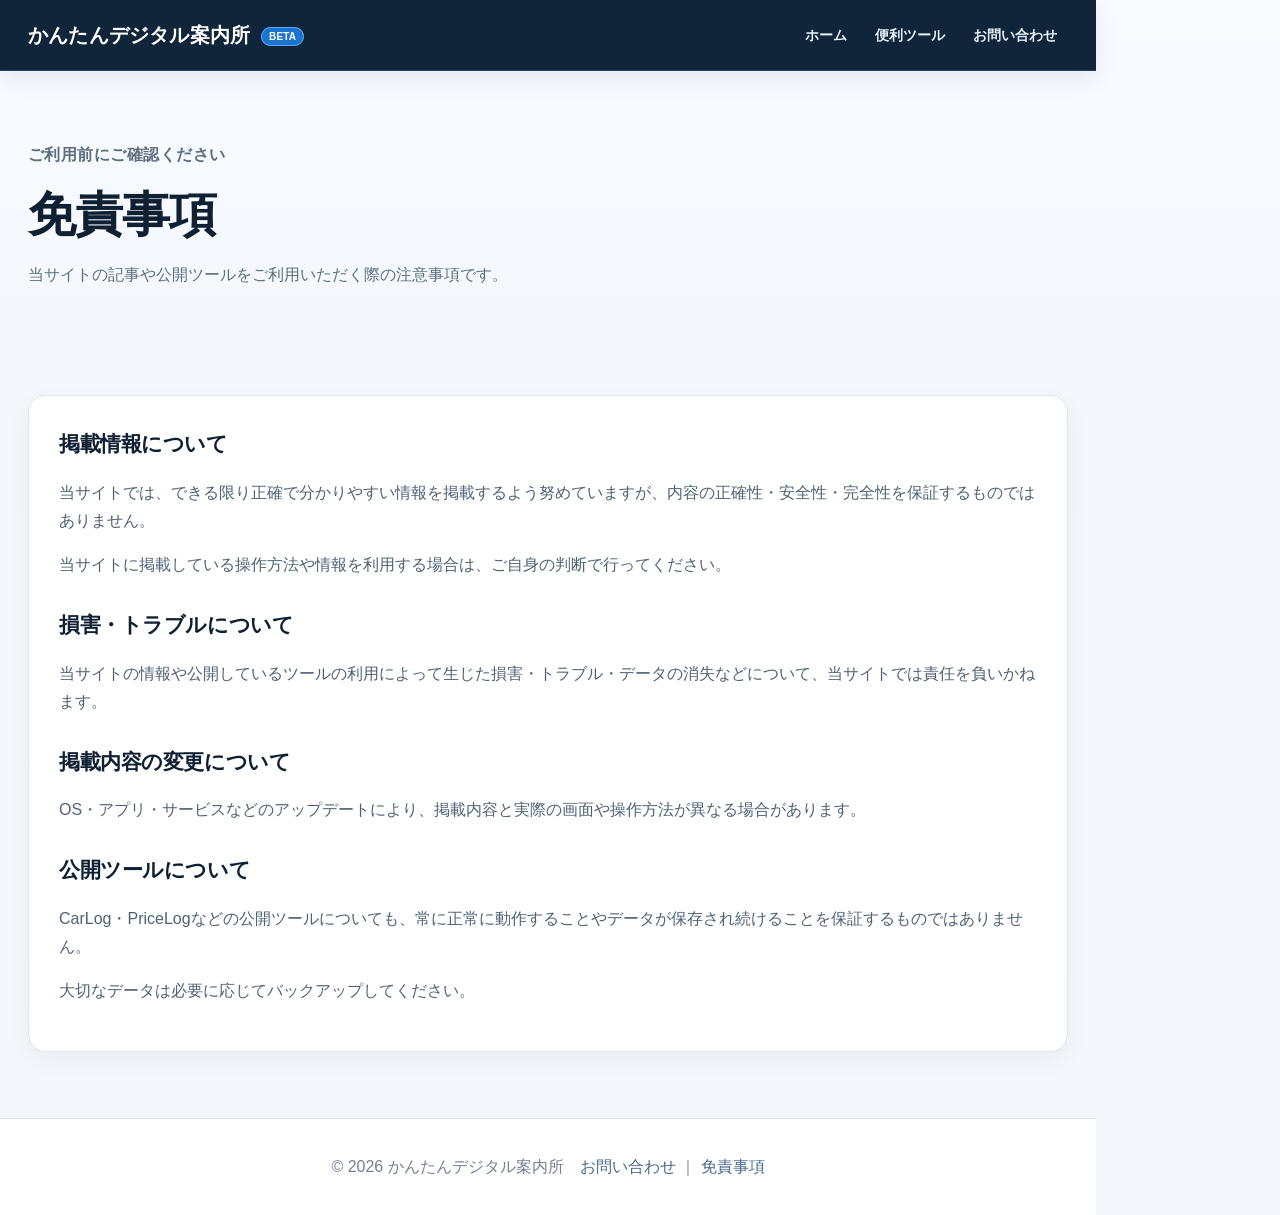
<file: disclaimer.html>
<!doctype html><html lang="ja"><head><meta charset="utf-8"><meta name="viewport" content="width=device-width,initial-scale=1"><meta name="robots" content="index,follow"><meta name="description" content="かんたんデジタル案内所の免責事項。掲載情報や公開ツールをご利用いただく際の注意事項を記載しています。"><link rel="canonical" href="https://beginner-digital-guide.pages.dev/disclaimer.html"><title>免責事項｜かんたんデジタル案内所</title><link rel="stylesheet" href="style.css"></head><body><header><div class="wrap"><a class="logo" href="index.html">かんたんデジタル案内所 <span>BETA</span></a><nav><a href="index.html">ホーム</a><a href="tools.html">便利ツール</a><a href="contact.html">お問い合わせ</a></nav></div></header><main class="wrap"><section class="pagehead"><p class="eyebrow">ご利用前にご確認ください</p><h1>免責事項</h1><p>当サイトの記事や公開ツールをご利用いただく際の注意事項です。</p></section><section class="legal-card"><h2>掲載情報について</h2><p>当サイトでは、できる限り正確で分かりやすい情報を掲載するよう努めていますが、内容の正確性・安全性・完全性を保証するものではありません。</p><p>当サイトに掲載している操作方法や情報を利用する場合は、ご自身の判断で行ってください。</p><h2>損害・トラブルについて</h2><p>当サイトの情報や公開しているツールの利用によって生じた損害・トラブル・データの消失などについて、当サイトでは責任を負いかねます。</p><h2>掲載内容の変更について</h2><p>OS・アプリ・サービスなどのアップデートにより、掲載内容と実際の画面や操作方法が異なる場合があります。</p><h2>公開ツールについて</h2><p>CarLog・PriceLogなどの公開ツールについても、常に正常に動作することやデータが保存され続けることを保証するものではありません。</p><p>大切なデータは必要に応じてバックアップしてください。</p></section></main><footer>© 2026 かんたんデジタル案内所　<a href="contact.html">お問い合わせ</a> ｜ <a href="disclaimer.html">免責事項</a></footer></body></html>
</file>
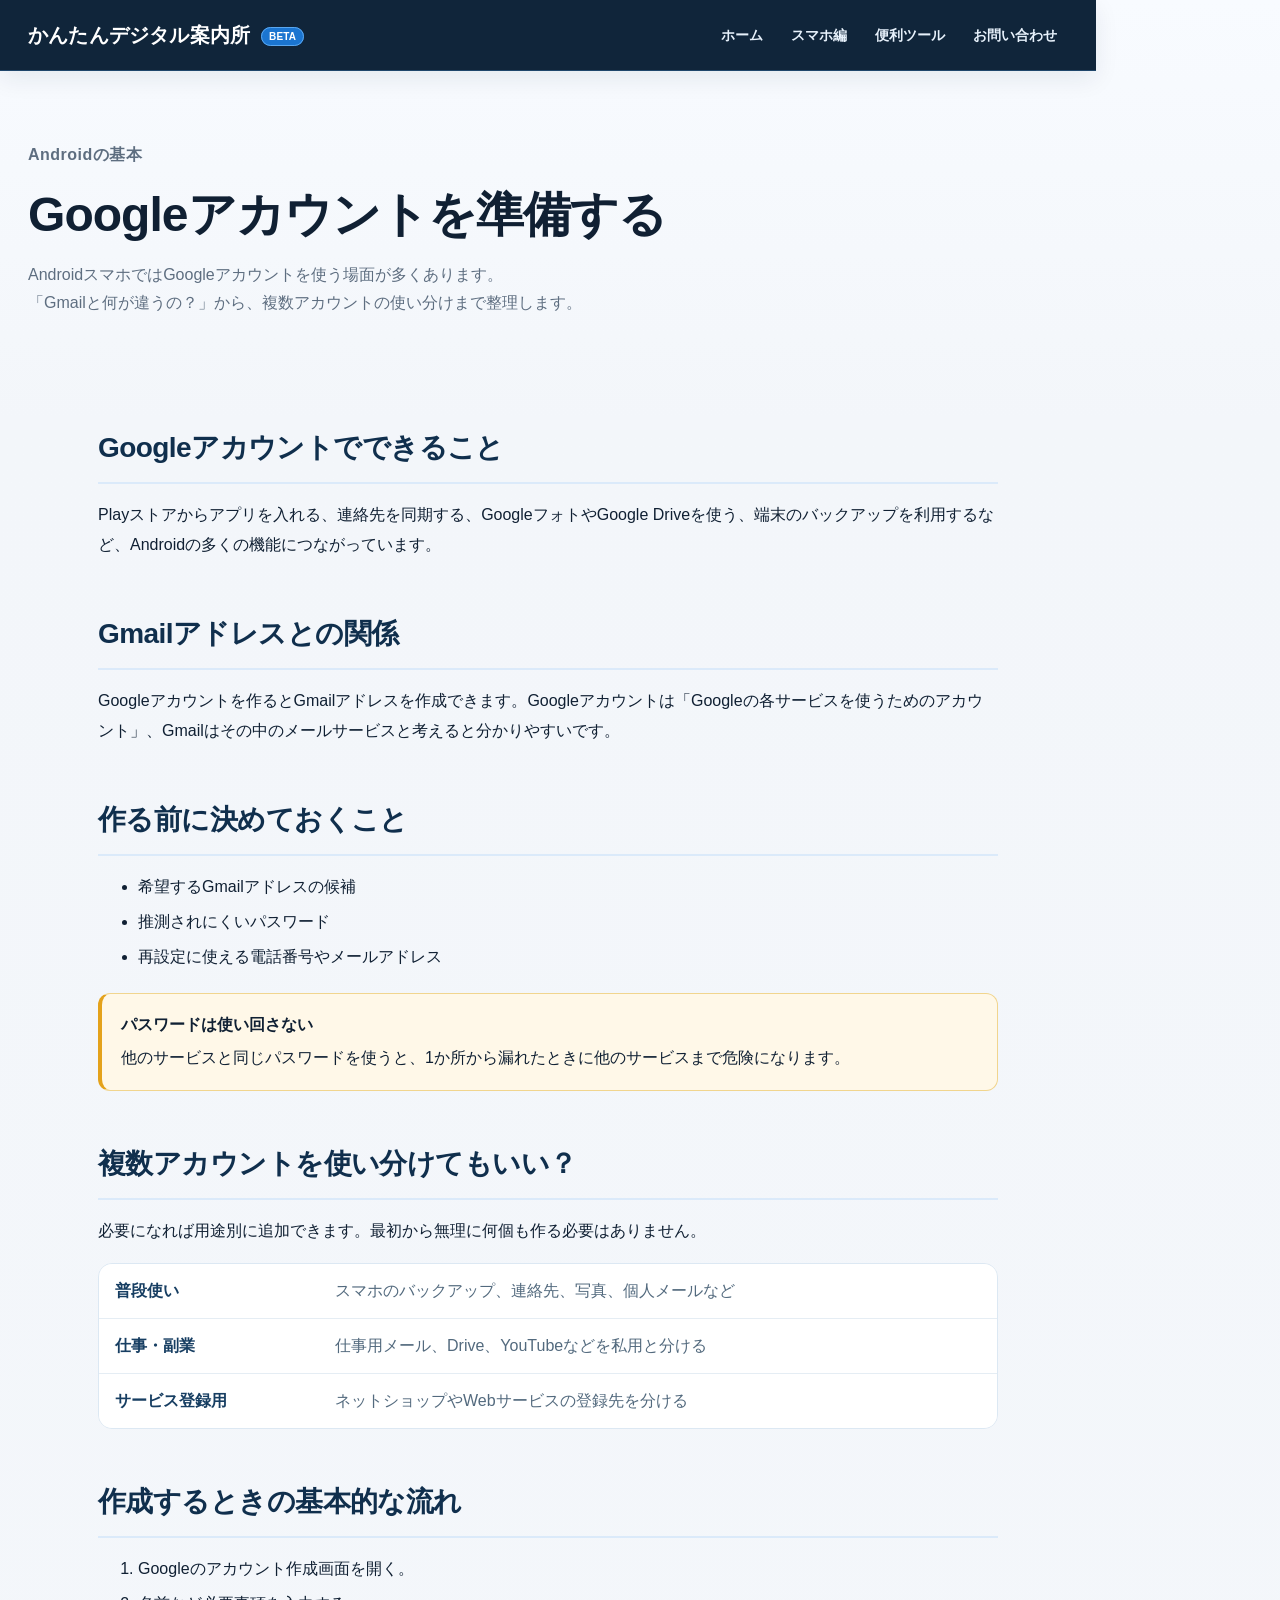
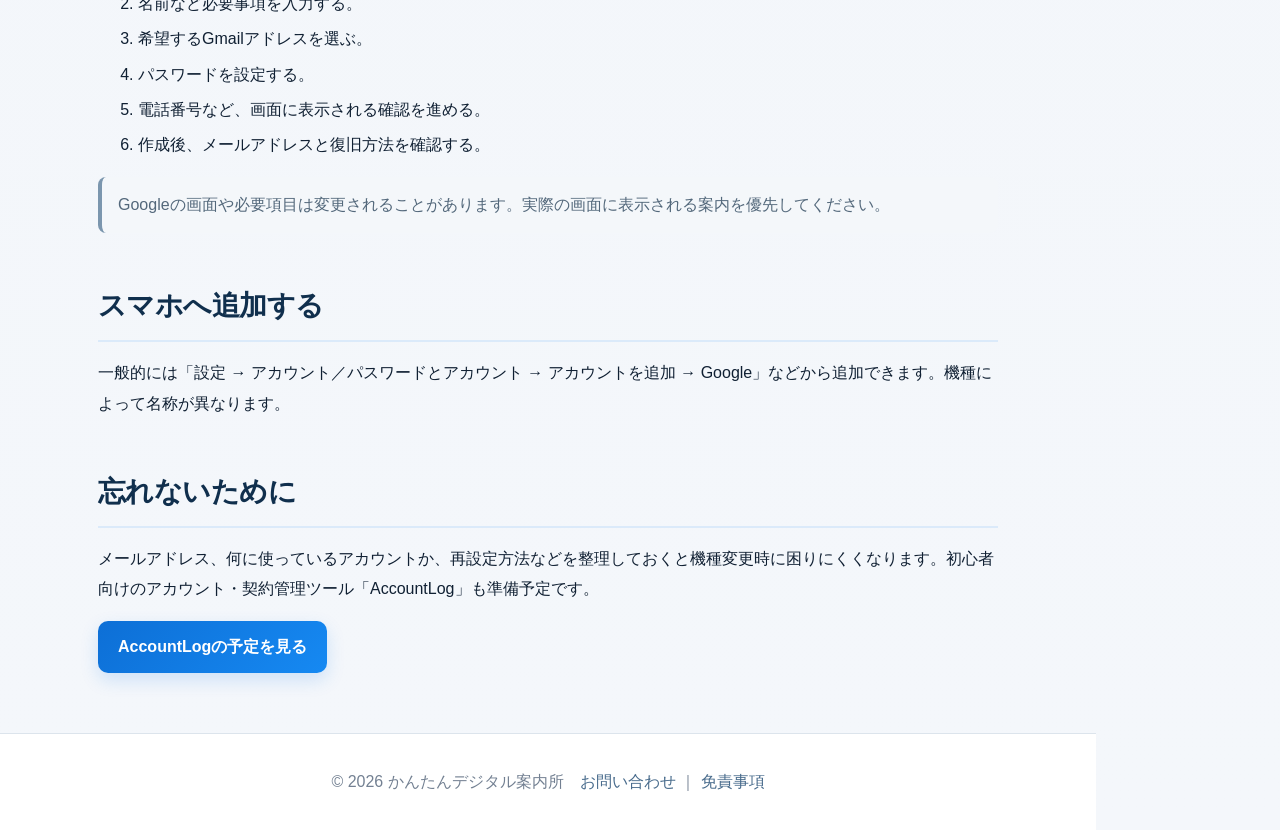
<file: google-account.html>
<!doctype html><html lang="ja"><head><meta charset="utf-8"><meta name="viewport" content="width=device-width,initial-scale=1"><meta name="description" content="Android初心者向けにGoogleアカウントとGmailの違い、作成時の準備、複数アカウントの用途別使い分けを案内します。"><meta name="robots" content="index,follow"><link rel="canonical" href="https://beginner-digital-guide.pages.dev/google-account.html"><title>Googleアカウントの準備と使い分け｜かんたんデジタル案内所</title><link rel="stylesheet" href="style.css"></head><body><header><div class="wrap"><a class="logo" href="index.html">かんたんデジタル案内所 <span>BETA</span></a><nav><a href="index.html">ホーム</a><a href="android.html">スマホ編</a><a href="tools.html">便利ツール</a><a href="contact.html">お問い合わせ</a></nav></div></header><main class="wrap"><div class="ad-mobile" aria-label="広告"><!-- admax --><script src="https://adm.shinobi.jp/s/283fa6d87230e7a7aff083078598eb47"></script><!-- admax --></div>
<section class="pagehead"><p class="eyebrow">Androidの基本</p><h1>Googleアカウントを準備する</h1><p>AndroidスマホではGoogleアカウントを使う場面が多くあります。<br>「Gmailと何が違うの？」から、複数アカウントの使い分けまで整理します。</p></section>
<section class="article-body">
<h2>Googleアカウントでできること</h2><p>Playストアからアプリを入れる、連絡先を同期する、GoogleフォトやGoogle Driveを使う、端末のバックアップを利用するなど、Androidの多くの機能につながっています。</p>
<h2>Gmailアドレスとの関係</h2><p>Googleアカウントを作るとGmailアドレスを作成できます。Googleアカウントは「Googleの各サービスを使うためのアカウント」、Gmailはその中のメールサービスと考えると分かりやすいです。</p>
<h2>作る前に決めておくこと</h2><ul><li>希望するGmailアドレスの候補</li><li>推測されにくいパスワード</li><li>再設定に使える電話番号やメールアドレス</li></ul>
<div class="warning-box"><strong>パスワードは使い回さない</strong><p>他のサービスと同じパスワードを使うと、1か所から漏れたときに他のサービスまで危険になります。</p></div>
<h2>複数アカウントを使い分けてもいい？</h2><p>必要になれば用途別に追加できます。最初から無理に何個も作る必要はありません。</p>
<div class="simple-table"><div><b>普段使い</b><span>スマホのバックアップ、連絡先、写真、個人メールなど</span></div><div><b>仕事・副業</b><span>仕事用メール、Drive、YouTubeなどを私用と分ける</span></div><div><b>サービス登録用</b><span>ネットショップやWebサービスの登録先を分ける</span></div></div>
<h2>作成するときの基本的な流れ</h2><ol><li>Googleのアカウント作成画面を開く。</li><li>名前など必要事項を入力する。</li><li>希望するGmailアドレスを選ぶ。</li><li>パスワードを設定する。</li><li>電話番号など、画面に表示される確認を進める。</li><li>作成後、メールアドレスと復旧方法を確認する。</li></ol>
<p class="note">Googleの画面や必要項目は変更されることがあります。実際の画面に表示される案内を優先してください。</p>
<h2>スマホへ追加する</h2><p>一般的には「設定 → アカウント／パスワードとアカウント → アカウントを追加 → Google」などから追加できます。機種によって名称が異なります。</p>
<h2>忘れないために</h2><p>メールアドレス、何に使っているアカウントか、再設定方法などを整理しておくと機種変更時に困りにくくなります。初心者向けのアカウント・契約管理ツール「AccountLog」も準備予定です。</p>
<a class="button" href="tools.html#accountlog">AccountLogの予定を見る</a>
</section></main><footer>© 2026 かんたんデジタル案内所　<a href="contact.html">お問い合わせ</a> ｜ <a href="disclaimer.html">免責事項</a></footer><aside class="ad-pc" aria-label="広告"><!-- admax --><script src="https://adm.shinobi.jp/s/da6410a44c8073fa55f33d8c79c7334f"></script><!-- admax --></aside></body></html>
</file>
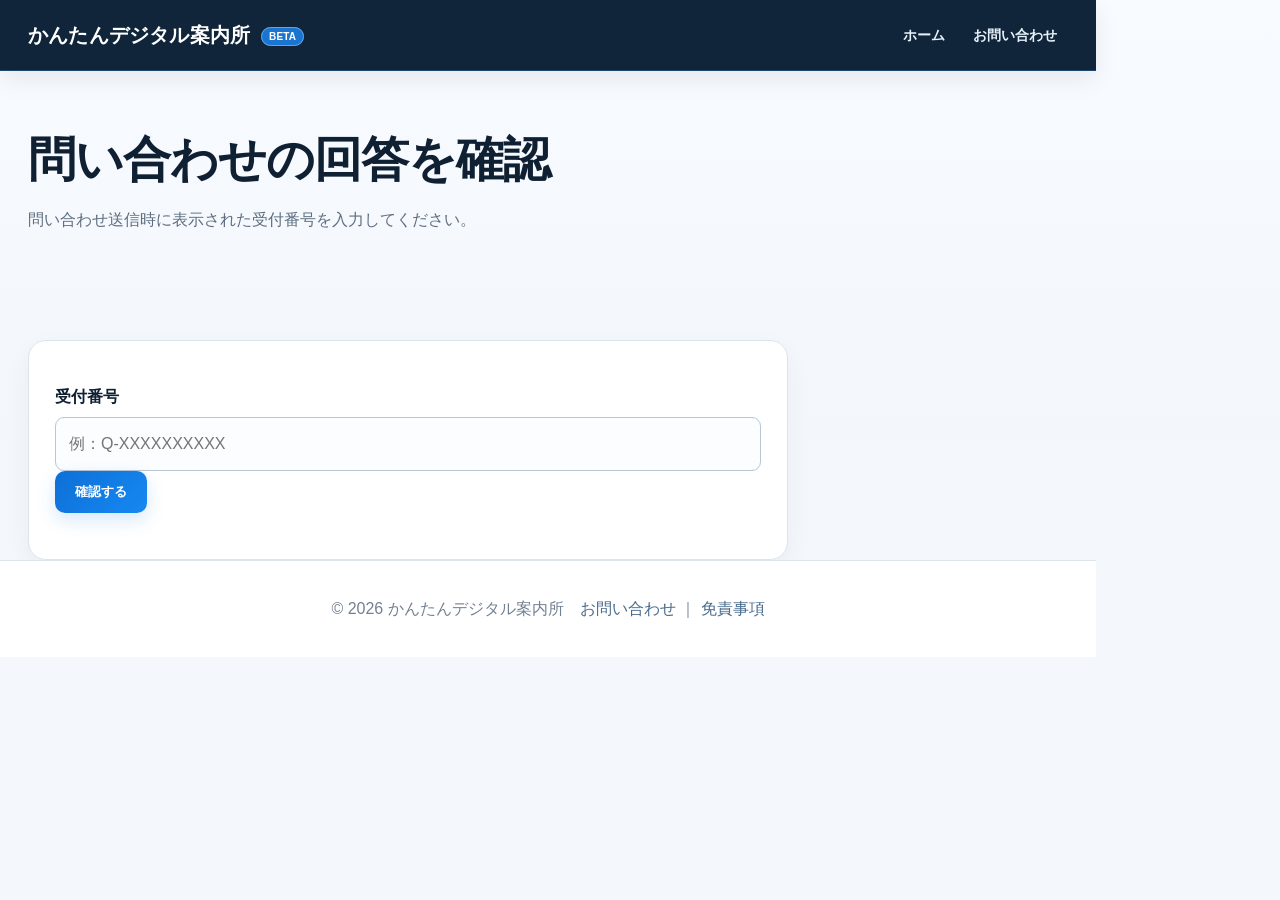
<file: inquiry-status.html>
<!doctype html><html lang="ja"><head><meta charset="utf-8"><meta name="viewport" content="width=device-width,initial-scale=1"><meta name="robots" content="noindex,follow"><title>問い合わせの回答を確認｜かんたんデジタル案内所</title><link rel="stylesheet" href="style.css"></head><body><header><div class="wrap"><a class="logo" href="index.html">かんたんデジタル案内所 <span>BETA</span></a><nav><a href="index.html">ホーム</a><a href="contact.html">お問い合わせ</a></nav></div></header><main class="wrap"><section class="pagehead"><h1>問い合わせの回答を確認</h1><p>問い合わせ送信時に表示された受付番号を入力してください。</p></section><div class="form"><label for="ticket">受付番号</label><input id="ticket" autocomplete="off" placeholder="例：Q-XXXXXXXXXX"><button class="button" id="check">確認する</button><div id="result" class="resultbox"></div></div></main><footer>© 2026 かんたんデジタル案内所　<a href="contact.html">お問い合わせ</a> ｜ <a href="disclaimer.html">免責事項</a></footer><script src="inquiry-status.js"></script></body></html>
</file>
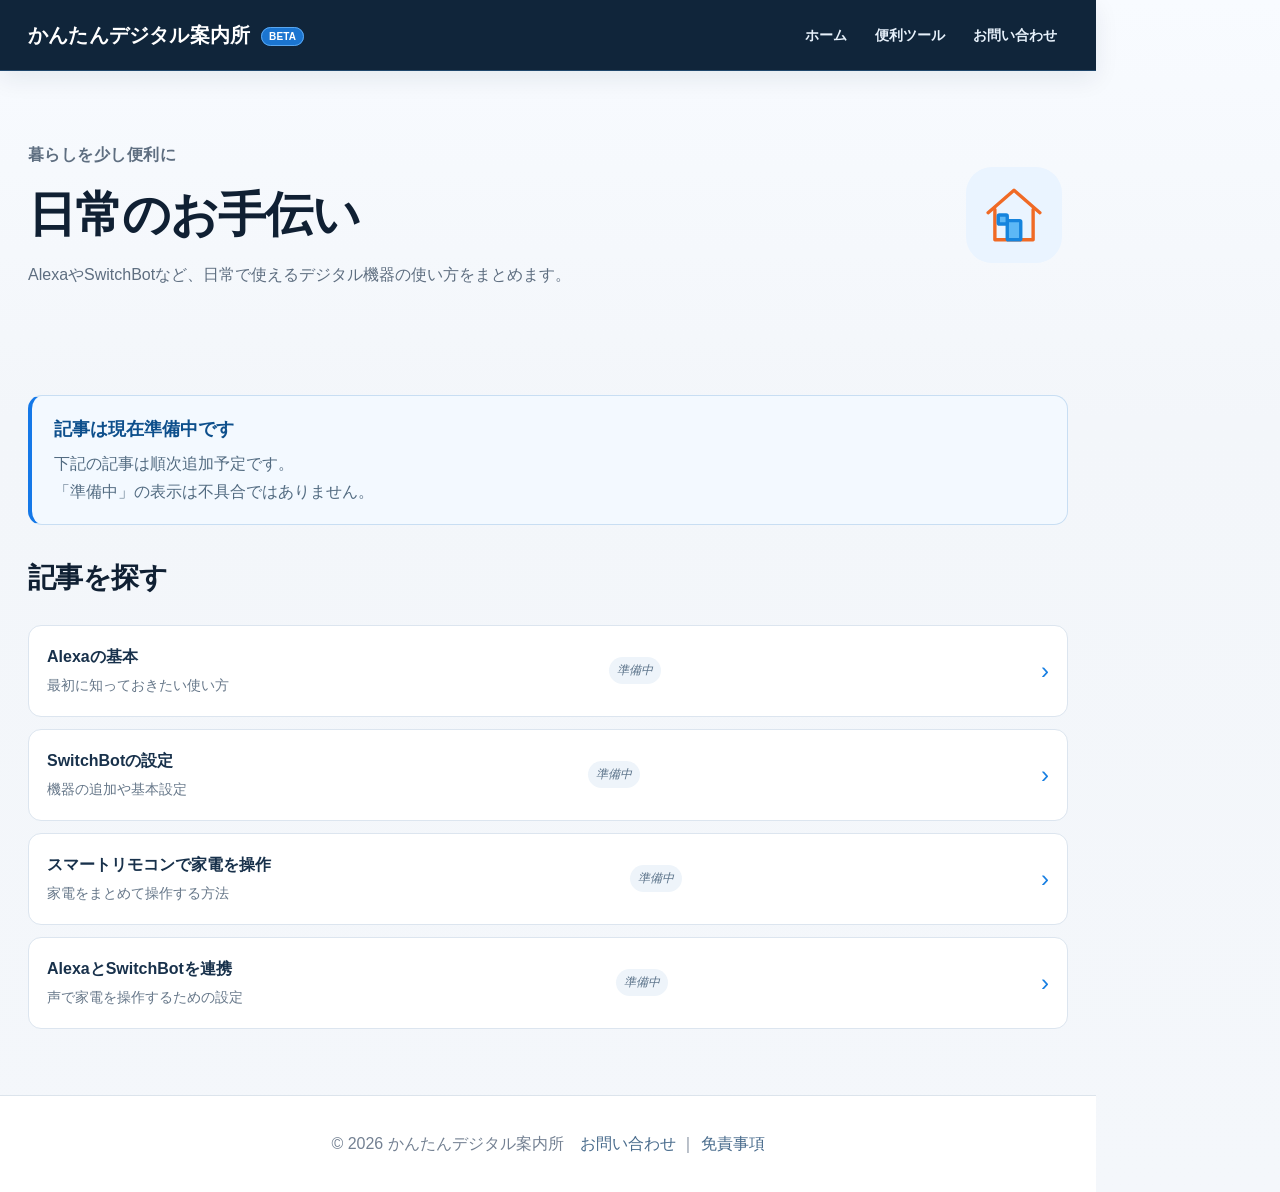
<file: smartlife.html>
<!doctype html><html lang="ja"><head><meta charset="utf-8"><meta name="viewport" content="width=device-width,initial-scale=1"><meta name="description" content="AlexaやSwitchBotなど、暮らしに役立つデジタル機器の使い方を初心者向けに分かりやすく案内します。"><meta name="robots" content="index,follow"><link rel="canonical" href="https://beginner-digital-guide.pages.dev/smartlife.html"><title>日常のお手伝い｜かんたんデジタル案内所</title><link rel="stylesheet" href="style.css"></head><body><header><div class="wrap"><a class="logo" href="index.html">かんたんデジタル案内所 <span>BETA</span></a><nav><a href="index.html">ホーム</a><a href="tools.html">便利ツール</a><a href="contact.html">お問い合わせ</a></nav></div></header><main class="wrap"><div class="ad-mobile" aria-label="広告"><!-- admax --><script src="https://adm.shinobi.jp/s/283fa6d87230e7a7aff083078598eb47"></script><!-- admax --></div><section class="pagehead category-intro"><div><p class="eyebrow">暮らしを少し便利に</p><h1>日常のお手伝い</h1><p>AlexaやSwitchBotなど、日常で使えるデジタル機器の使い方をまとめます。</p></div><div class="category-mark visual-category"><span class="visual-icon home-icon" aria-hidden="true"><svg viewBox="0 0 64 64"><path d="M9 30 32 10l23 20"/><path d="M15 27v27h34V27"/><rect x="26" y="37" width="12" height="17" rx="1" class="fill"/><rect x="18" y="32" width="8" height="8" rx="1" class="fill"/></svg></span></div></section><section><div class="article-prep-notice compact"><strong>記事は現在準備中です</strong><p>下記の記事は順次追加予定です。<br>「準備中」の表示は不具合ではありません。</p></div><h2>記事を探す</h2><div class="topic-links"><div class="topic-link"><div><strong>Alexaの基本</strong><br><span>最初に知っておきたい使い方</span></div><i class="soon">準備中</i></div><div class="topic-link"><div><strong>SwitchBotの設定</strong><br><span>機器の追加や基本設定</span></div><i class="soon">準備中</i></div><div class="topic-link"><div><strong>スマートリモコンで家電を操作</strong><br><span>家電をまとめて操作する方法</span></div><i class="soon">準備中</i></div><div class="topic-link"><div><strong>AlexaとSwitchBotを連携</strong><br><span>声で家電を操作するための設定</span></div><i class="soon">準備中</i></div></div></section></main><footer>© 2026 かんたんデジタル案内所　<a href="contact.html">お問い合わせ</a> ｜ <a href="disclaimer.html">免責事項</a></footer><aside class="ad-pc" aria-label="広告"><!-- admax --><script src="https://adm.shinobi.jp/s/da6410a44c8073fa55f33d8c79c7334f"></script><!-- admax --></aside></body></html>
</file>
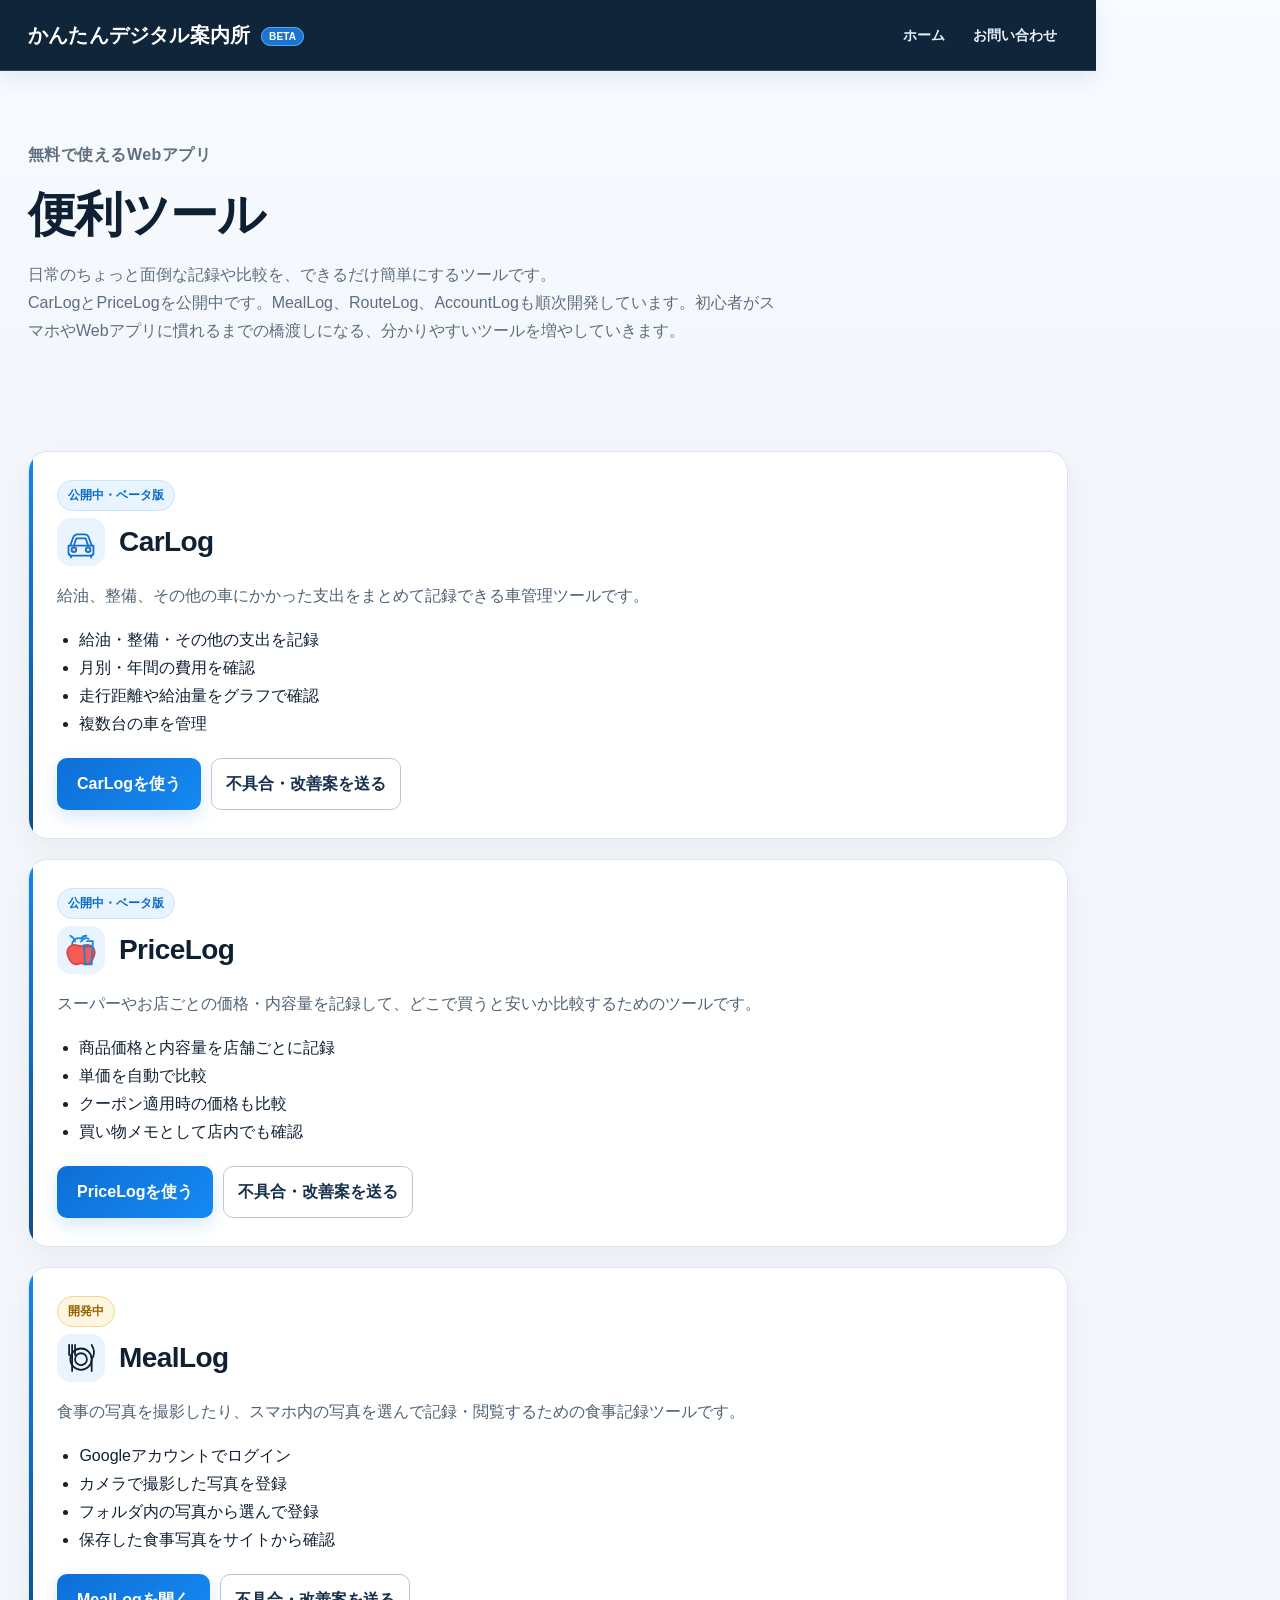
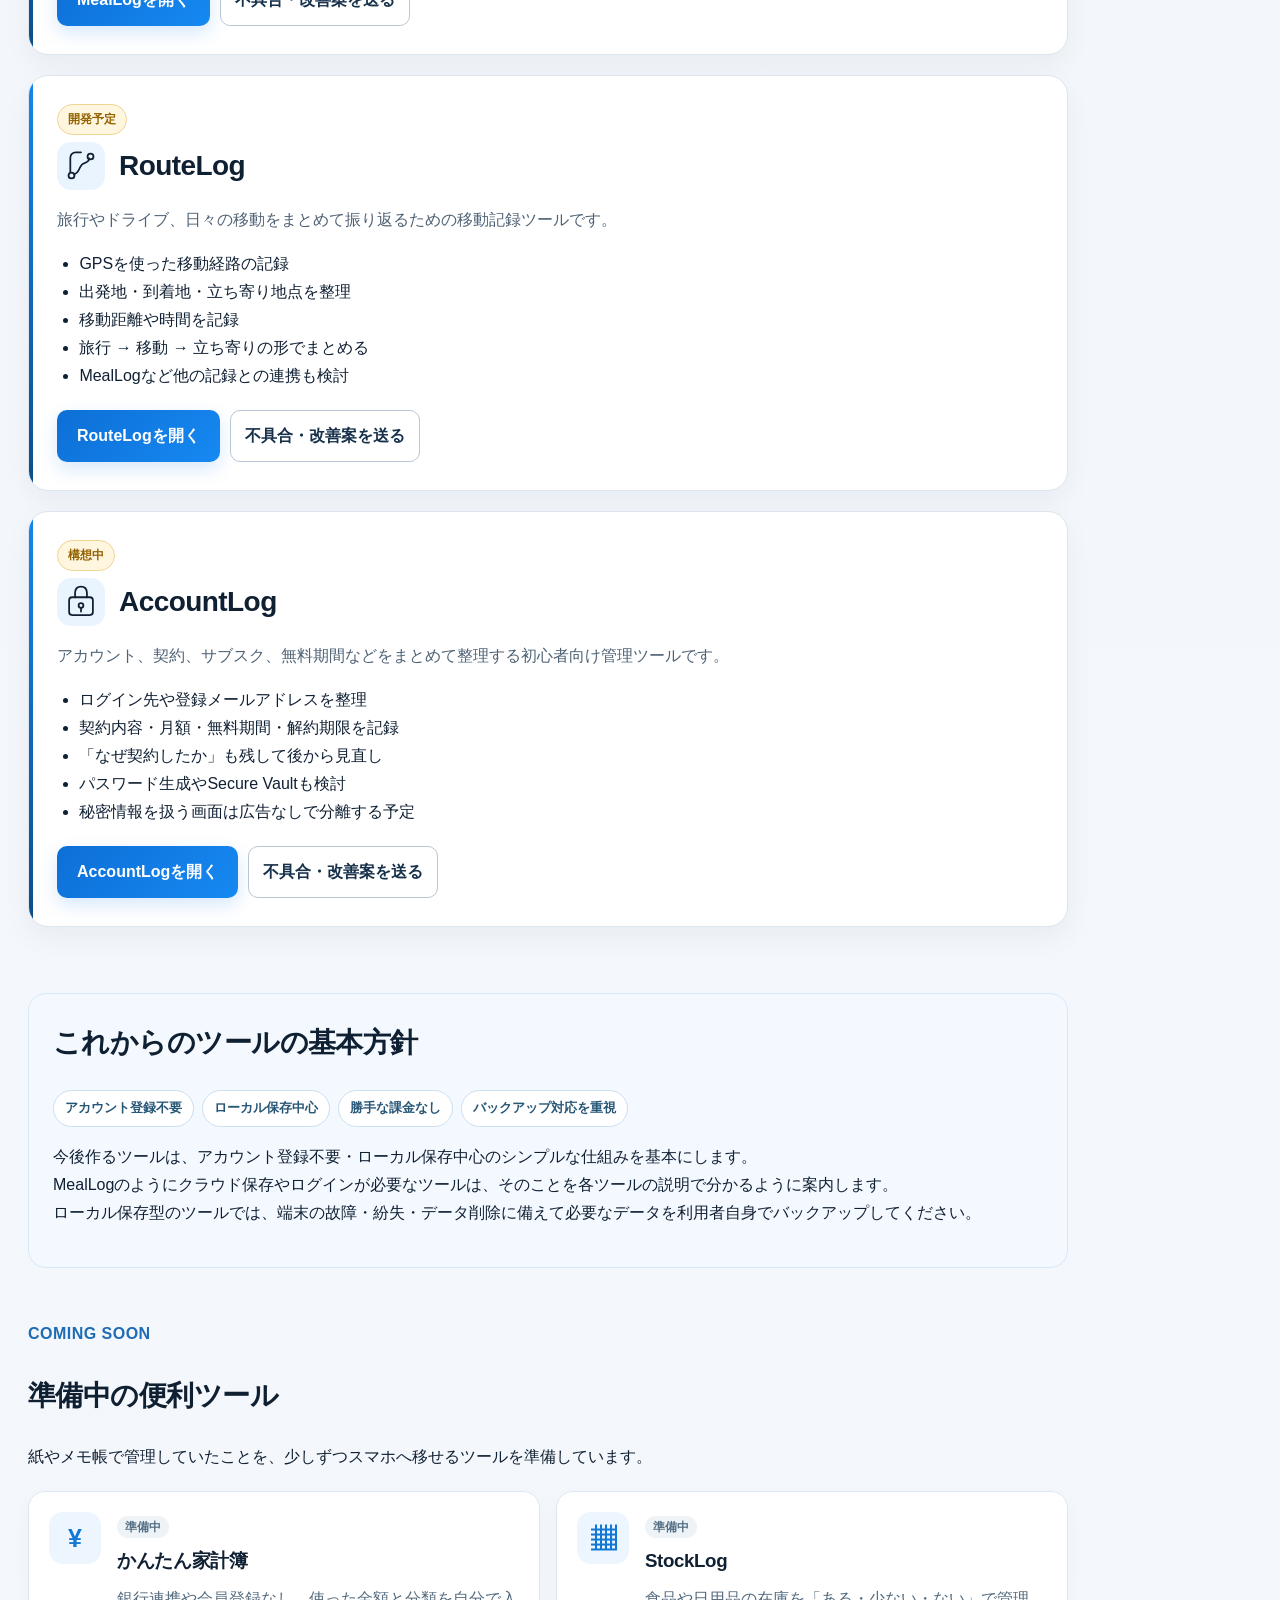
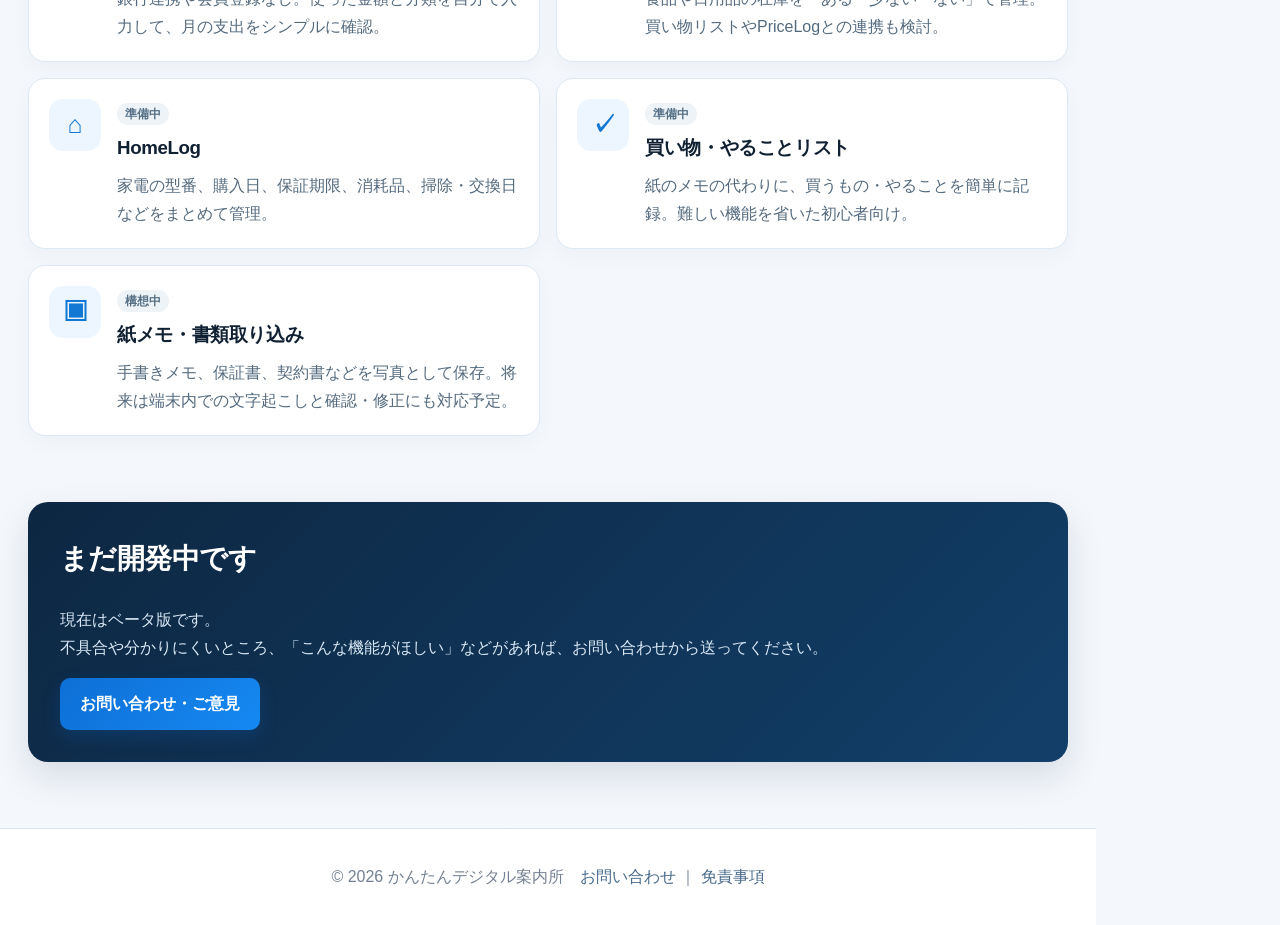
<file: tools.html>
<!doctype html><html lang="ja"><head><meta charset="utf-8"><meta name="viewport" content="width=device-width,initial-scale=1"><meta name="description" content="無料で使えるCarLogとPriceLogを公開中。車の支出管理や商品価格の比較をブラウザから手軽に行えるベータ版Webツールです。"><meta name="robots" content="index,follow"><link rel="canonical" href="https://beginner-digital-guide.pages.dev/tools.html"><title>便利ツール｜かんたんデジタル案内所</title><link rel="stylesheet" href="style.css"></head><body><header><div class="wrap"><a class="logo" href="index.html">かんたんデジタル案内所 <span>BETA</span></a><nav><a href="index.html">ホーム</a><a href="contact.html">お問い合わせ</a></nav></div></header><main class="wrap"><div class="ad-mobile" aria-label="広告"><!-- admax --><script src="https://adm.shinobi.jp/s/283fa6d87230e7a7aff083078598eb47"></script><!-- admax --></div><section class="pagehead"><p class="eyebrow">無料で使えるWebアプリ</p><h1>便利ツール</h1><p>日常のちょっと面倒な記録や比較を、できるだけ簡単にするツールです。<br>CarLogとPriceLogを公開中です。MealLog、RouteLog、AccountLogも順次開発しています。初心者がスマホやWebアプリに慣れるまでの橋渡しになる、分かりやすいツールを増やしていきます。</p></section><section class="tool-list"><article class="tool-card" id="carlog"><div class="tool-status">公開中・ベータ版</div><div class="tool-title-row"><span class="visual-icon car-icon" aria-hidden="true"><svg viewBox="0 0 64 64"><path d="M14 38l5-14c1-3 3-5 7-5h12c4 0 6 2 7 5l5 14"/><path d="M11 38h42v12c0 3-2 5-5 5H16c-3 0-5-2-5-5z"/><path d="M20 38l4-12h16l4 12"/><circle cx="20" cy="45" r="4" class="fill"/><circle cx="44" cy="45" r="4" class="fill"/><path d="M15 55v3M49 55v3"/></svg></span><h2>CarLog</h2></div><p>給油、整備、その他の車にかかった支出をまとめて記録できる車管理ツールです。</p><ul><li>給油・整備・その他の支出を記録</li><li>月別・年間の費用を確認</li><li>走行距離や給油量をグラフで確認</li><li>複数台の車を管理</li></ul><div class="tool-actions"><a class="button" href="https://tsukasalab.github.io/CarLog/" target="_blank" rel="noopener noreferrer">CarLogを使う</a><a class="subbutton" href="contact.html?app=carlog">不具合・改善案を送る</a></div></article><article class="tool-card" id="pricelog"><div class="tool-status">公開中・ベータ版</div><div class="tool-title-row"><span class="visual-icon food-icon" aria-hidden="true"><svg viewBox="0 0 64 64"><path d="M17 23c0-6 5-11 11-11 1 0 3 0 4 1 2-3 5-5 9-5"/><path d="M32 18c3-5 8-7 13-5"/><path d="M17 24c-7 2-10 10-7 18 3 9 9 15 15 14 3 0 5-2 7-2s4 2 7 2c6 1 12-5 15-14 3-8 0-16-7-18-5-2-10 0-15 2-5-2-10-4-15-2z" class="food-main"/><path d="M42 17h10l-2 39H39l-2-32"/><path d="M40 26h10"/><path d="M22 18c-1-5-4-8-8-10"/></svg></span><h2>PriceLog</h2></div><p>スーパーやお店ごとの価格・内容量を記録して、どこで買うと安いか比較するためのツールです。</p><ul><li>商品価格と内容量を店舗ごとに記録</li><li>単価を自動で比較</li><li>クーポン適用時の価格も比較</li><li>買い物メモとして店内でも確認</li></ul><div class="tool-actions"><a class="button" href="https://tsukasalab.github.io/PriceLog/" target="_blank" rel="noopener noreferrer">PriceLogを使う</a><a class="subbutton" href="contact.html?app=pricelog">不具合・改善案を送る</a></div></article><article class="tool-card" id="meallog">
<div class="tool-status developing">開発中</div>
<div class="tool-title-row">
<span class="visual-icon meal-icon" aria-hidden="true">
<svg viewBox="0 0 64 64">
<circle cx="32" cy="34" r="18"/>
<circle cx="32" cy="34" r="10"/>
<path d="M12 10v17M17 10v17M22 10v17M17 27v27"/>
<path d="M50 10c5 8 5 17 0 24v20"/>
</svg>
</span>
<h2>MealLog</h2>
</div>
<p>食事の写真を撮影したり、スマホ内の写真を選んで記録・閲覧するための食事記録ツールです。</p>
<ul>
<li>Googleアカウントでログイン</li>
<li>カメラで撮影した写真を登録</li>
<li>フォルダ内の写真から選んで登録</li>
<li>保存した食事写真をサイトから確認</li>
</ul>
<div class="tool-actions">
<a class="button" href="https://tsukasalab.github.io/MealLog/" target="_blank" rel="noopener noreferrer">MealLogを開く</a>
<a class="subbutton" href="contact.html?app=meallog">不具合・改善案を送る</a>
</div>
</article><article class="tool-card" id="routelog">
<div class="tool-status developing">開発予定</div>
<div class="tool-title-row">
<span class="visual-icon route-icon" aria-hidden="true">
<svg viewBox="0 0 64 64">
<circle cx="16" cy="48" r="5"/>
<circle cx="48" cy="16" r="5"/>
<path d="M20 46c12-3 7-16 18-19 6-2 8-6 8-8"/>
<path d="M14 42V18c0-5 4-9 9-9h9"/>
</svg>
</span>
<h2>RouteLog</h2>
</div>
<p>旅行やドライブ、日々の移動をまとめて振り返るための移動記録ツールです。</p>
<ul>
<li>GPSを使った移動経路の記録</li>
<li>出発地・到着地・立ち寄り地点を整理</li>
<li>移動距離や時間を記録</li>
<li>旅行 → 移動 → 立ち寄りの形でまとめる</li>
<li>MealLogなど他の記録との連携も検討</li>
</ul>
<div class="tool-actions">
<a class="button" href="https://tsukasalab.github.io/RouteLog/" target="_blank" rel="noopener noreferrer">RouteLogを開く</a>
<a class="subbutton" href="contact.html?app=routelog">不具合・改善案を送る</a>
</div>
</article><article class="tool-card" id="accountlog">
<div class="tool-status developing">構想中</div>
<div class="tool-title-row">
<span class="visual-icon account-icon" aria-hidden="true">
<svg viewBox="0 0 64 64">
<rect x="12" y="24" width="40" height="30" rx="5"/>
<path d="M22 24v-7c0-7 4-11 10-11s10 4 10 11v7"/>
<circle cx="32" cy="38" r="4"/>
<path d="M32 42v6"/>
</svg>
</span>
<h2>AccountLog</h2>
</div>
<p>アカウント、契約、サブスク、無料期間などをまとめて整理する初心者向け管理ツールです。</p>
<ul>
<li>ログイン先や登録メールアドレスを整理</li>
<li>契約内容・月額・無料期間・解約期限を記録</li>
<li>「なぜ契約したか」も残して後から見直し</li>
<li>パスワード生成やSecure Vaultも検討</li>
<li>秘密情報を扱う画面は広告なしで分離する予定</li>
</ul>
<div class="tool-actions">
<a class="button" href="https://tsukasalab.github.io/AccountLog/" target="_blank" rel="noopener noreferrer">AccountLogを開く</a>
<a class="subbutton" href="contact.html?app=accountlog">不具合・改善案を送る</a>
</div>
</article></section><section class="local-policy"><h2>これからのツールの基本方針</h2><div class="policy-badges"><span>アカウント登録不要</span><span>ローカル保存中心</span><span>勝手な課金なし</span><span>バックアップ対応を重視</span></div><p>今後作るツールは、アカウント登録不要・ローカル保存中心のシンプルな仕組みを基本にします。<br>MealLogのようにクラウド保存やログインが必要なツールは、そのことを各ツールの説明で分かるように案内します。<br>ローカル保存型のツールでは、端末の故障・紛失・データ削除に備えて必要なデータを利用者自身でバックアップしてください。</p></section>
<section id="coming-soon"><div class="section-heading"><p class="eyebrow">COMING SOON</p><h2>準備中の便利ツール</h2><p>紙やメモ帳で管理していたことを、少しずつスマホへ移せるツールを準備しています。</p></div><div class="planned-tools">

<article class="planned-card"><div class="planned-icon">¥</div><div><span class="soon-badge">準備中</span><h3>かんたん家計簿</h3><p>銀行連携や会員登録なし。使った金額と分類を自分で入力して、月の支出をシンプルに確認。</p></div></article>
<article class="planned-card"><div class="planned-icon">▦</div><div><span class="soon-badge">準備中</span><h3>StockLog</h3><p>食品や日用品の在庫を「ある・少ない・ない」で管理。買い物リストやPriceLogとの連携も検討。</p></div></article>
<article class="planned-card"><div class="planned-icon">⌂</div><div><span class="soon-badge">準備中</span><h3>HomeLog</h3><p>家電の型番、購入日、保証期限、消耗品、掃除・交換日などをまとめて管理。</p></div></article>
<article class="planned-card"><div class="planned-icon">✓</div><div><span class="soon-badge">準備中</span><h3>買い物・やることリスト</h3><p>紙のメモの代わりに、買うもの・やることを簡単に記録。難しい機能を省いた初心者向け。</p></div></article>
<article class="planned-card"><div class="planned-icon">▣</div><div><span class="soon-badge">構想中</span><h3>紙メモ・書類取り込み</h3><p>手書きメモ、保証書、契約書などを写真として保存。将来は端末内での文字起こしと確認・修正にも対応予定。</p></div></article>
</div></section><section class="beta-note"><h2>まだ開発中です</h2><p>現在はベータ版です。<br>不具合や分かりにくいところ、「こんな機能がほしい」などがあれば、お問い合わせから送ってください。</p><a class="button" href="contact.html">お問い合わせ・ご意見</a></section></main><footer>© 2026 かんたんデジタル案内所　<a href="contact.html">お問い合わせ</a> ｜ <a href="disclaimer.html">免責事項</a></footer><aside class="ad-pc" aria-label="広告"><!-- admax --><script src="https://adm.shinobi.jp/s/da6410a44c8073fa55f33d8c79c7334f"></script><!-- admax --></aside></body></html>
</file>
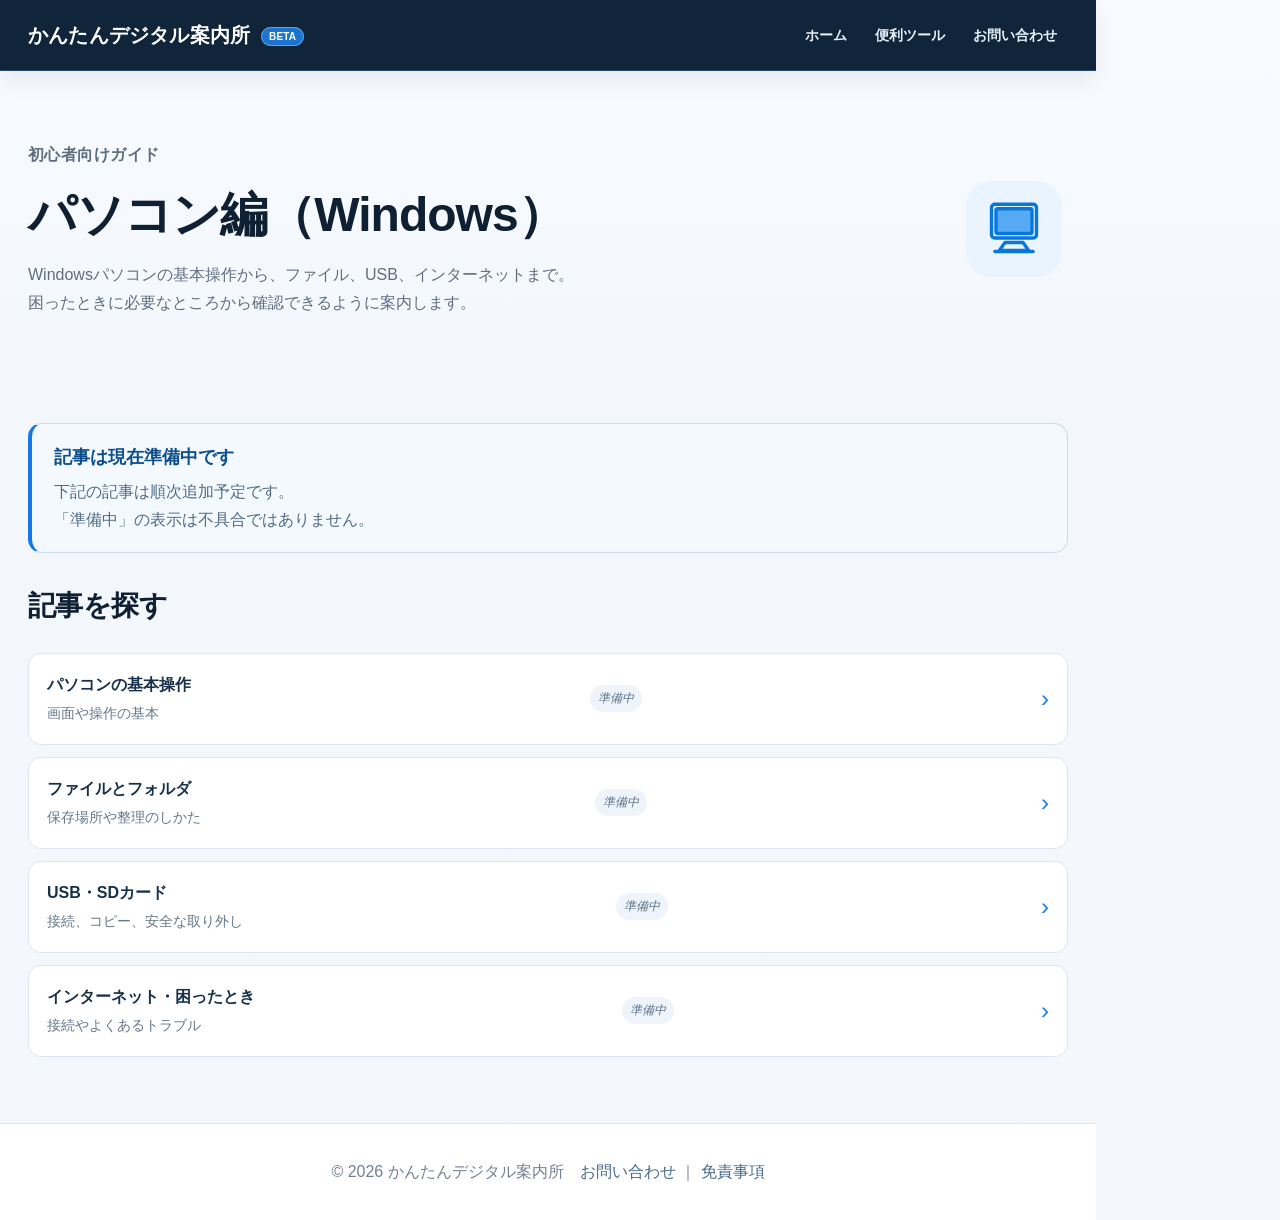
<file: windows.html>
<!doctype html><html lang="ja"><head><meta charset="utf-8"><meta name="viewport" content="width=device-width,initial-scale=1"><meta name="description" content="Windowsパソコン初心者向けの基本操作、ファイル、USB、インターネットなどを分かりやすく案内します。"><meta name="robots" content="index,follow"><link rel="canonical" href="https://beginner-digital-guide.pages.dev/windows.html"><title>パソコン編（Windows）｜かんたんデジタル案内所</title><link rel="stylesheet" href="style.css"></head><body><header><div class="wrap"><a class="logo" href="index.html">かんたんデジタル案内所 <span>BETA</span></a><nav><a href="index.html">ホーム</a><a href="tools.html">便利ツール</a><a href="contact.html">お問い合わせ</a></nav></div></header><main class="wrap"><div class="ad-mobile" aria-label="広告"><!-- admax --><script src="https://adm.shinobi.jp/s/283fa6d87230e7a7aff083078598eb47"></script><!-- admax --></div><section class="pagehead category-intro"><div><p class="eyebrow">初心者向けガイド</p><h1>パソコン編（Windows）</h1><p>Windowsパソコンの基本操作から、ファイル、USB、インターネットまで。<br>困ったときに必要なところから確認できるように案内します。</p></div><div class="category-mark visual-category"><span class="visual-icon" aria-hidden="true"><svg viewBox="0 0 64 64"><rect x="12" y="10" width="40" height="30" rx="3"/><rect x="16" y="14" width="32" height="22" rx="1.5" class="fill"/><path d="M24 44h16l5 7H19z"/><path d="M15 52h34"/></svg></span></div></section><section><div class="article-prep-notice compact"><strong>記事は現在準備中です</strong><p>下記の記事は順次追加予定です。<br>「準備中」の表示は不具合ではありません。</p></div><h2>記事を探す</h2><div class="topic-links"><div class="topic-link"><div><strong>パソコンの基本操作</strong><br><span>画面や操作の基本</span></div><i class="soon">準備中</i></div><div class="topic-link"><div><strong>ファイルとフォルダ</strong><br><span>保存場所や整理のしかた</span></div><i class="soon">準備中</i></div><div class="topic-link"><div><strong>USB・SDカード</strong><br><span>接続、コピー、安全な取り外し</span></div><i class="soon">準備中</i></div><div class="topic-link"><div><strong>インターネット・困ったとき</strong><br><span>接続やよくあるトラブル</span></div><i class="soon">準備中</i></div></div></section></main><footer>© 2026 かんたんデジタル案内所　<a href="contact.html">お問い合わせ</a> ｜ <a href="disclaimer.html">免責事項</a></footer><aside class="ad-pc" aria-label="広告"><!-- admax --><script src="https://adm.shinobi.jp/s/da6410a44c8073fa55f33d8c79c7334f"></script><!-- admax --></aside></body></html>
</file>
<file: style.css>
:root{font-family:-apple-system,BlinkMacSystemFont,"Segoe UI","Noto Sans JP",sans-serif;color:#102033;background:#f4f7fb;--navy:#0b2038;--navy2:#123b63;--blue:#1478e8;--blue2:#4ba3ff;--line:#dce5ef;--muted:#5e6e80;--panel:#fff;--soft:#eef5fc}*{box-sizing:border-box}html{scroll-behavior:smooth}body{margin:0;line-height:1.75;background:linear-gradient(180deg,#f8fbff 0,#f3f6fa 420px,#f4f7fb 100%)}a{color:inherit}.wrap{width:min(100% - 36px,1040px);margin:auto}header{background:rgba(9,30,52,.97);color:#fff;border-bottom:1px solid #1f466b;position:sticky;top:0;z-index:10;box-shadow:0 8px 24px #09203a14}header .wrap{min-height:70px;display:flex;align-items:center;justify-content:space-between;gap:18px}.logo{text-decoration:none;font-weight:850;font-size:20px;letter-spacing:.01em}.logo span{font-size:10px;background:#1b75d0;border:1px solid #5aa7ef;padding:3px 7px;border-radius:99px;margin-left:5px;vertical-align:2px}nav{display:flex;gap:6px;align-items:center}nav a{text-decoration:none;font-weight:650;font-size:14px;padding:9px 11px;border-radius:8px;color:#e7f1fb}nav a:hover{background:#ffffff14;color:#fff}.hero{position:relative;overflow:hidden;margin-top:26px;padding:68px 52px 58px;border-radius:24px;color:#fff;background:linear-gradient(125deg,#091d34 0%,#0e355b 56%,#1468aa 100%);box-shadow:0 18px 45px #16385d2b}.hero:before,.hero:after{content:"";position:absolute;border-radius:50%;pointer-events:none}.hero:before{width:420px;height:420px;right:-140px;top:-230px;background:radial-gradient(circle,#61b6ff55 0,#61b6ff10 45%,transparent 70%)}.hero:after{width:260px;height:260px;right:65px;bottom:-170px;border:1px solid #76bdff55;box-shadow:0 0 0 34px #76bdff0d,0 0 0 70px #76bdff0a}.hero>*{position:relative;z-index:1}.eyebrow{font-weight:750;color:#1d6cb5;letter-spacing:.03em}.hero .eyebrow{color:#8fcaff;margin:0}.hero h1{font-size:clamp(36px,6vw,62px);line-height:1.18;margin:8px 0 20px;letter-spacing:-.035em}.hero>p:last-child{font-size:17px;max-width:720px;margin-bottom:0;color:#e1edf8}.platform-note{margin-top:18px!important;font-size:13px!important;color:#b9cee1!important}.ad-mobile{display:none;text-align:center;margin:22px auto 36px;min-height:50px;overflow:hidden}.ad-pc{position:fixed;right:12px;top:92px;width:160px;min-height:600px;text-align:center;z-index:3}.ad-pc small,.ad-mobile small{display:block;color:#758394;font-size:11px;margin-bottom:4px}section{margin-bottom:66px}h1,h2,h3{letter-spacing:-.02em}h2{font-size:28px}.section-title{display:flex;align-items:end;justify-content:space-between;gap:16px;margin-bottom:18px}.section-title h2{margin:0}.section-title p{margin:0;color:var(--muted);font-size:14px}.lead{color:var(--muted)}.cards{display:grid;grid-template-columns:repeat(2,1fr);gap:16px}.card{position:relative;background:linear-gradient(145deg,#fff,#fbfdff);border:1px solid var(--line);border-radius:18px;padding:24px 56px 24px 24px;text-decoration:none;box-shadow:0 8px 24px #16395b0c;display:flex;flex-direction:column;gap:5px;transition:transform .16s,border-color .16s,box-shadow .16s}.card:after{content:"›";position:absolute;right:20px;top:50%;transform:translateY(-50%);width:30px;height:30px;border-radius:50%;display:grid;place-items:center;background:#e9f3ff;color:var(--blue);font-size:23px;font-weight:700}.card:hover{transform:translateY(-2px);border-color:#b9d6f3;box-shadow:0 14px 32px #16395b17}.card b{font-size:20px;color:#10243b}.card span{color:var(--muted)}.card em{font-style:normal;font-size:12px;margin-top:8px;color:#1372ce;font-weight:700}.category-card{min-height:126px;padding-left:82px}.category-card .icon{position:absolute;left:22px;top:24px;width:44px;height:44px;border-radius:13px;display:grid;place-items:center;background:linear-gradient(145deg,#0f4c7f,#1786e9);color:#fff;font-size:21px;box-shadow:0 7px 16px #167dd32b}.feedback,.beta-note{background:linear-gradient(135deg,#0d2742,#123f69);color:#fff;border-radius:20px;padding:32px;box-shadow:0 15px 35px #102f4d20}.feedback h2,.beta-note h2{margin-top:0}.feedback p,.beta-note p{color:#d9e7f4}.button{display:inline-block;background:linear-gradient(135deg,#0d6fd6,#1689f2);color:#fff;text-decoration:none;padding:12px 20px;border-radius:10px;font-weight:750;box-shadow:0 7px 18px #1478e82b;border:0;cursor:pointer}.button:hover{filter:brightness(1.05)}.subbutton{display:inline-block;margin-left:12px;padding:11px 14px;border:1px solid #b9c7d5;border-radius:10px;text-decoration:none;background:#fff;color:#17314b;font-weight:700}.subbutton:hover{background:#f5f9fd}footer{text-align:center;padding:34px;color:#738092;border-top:1px solid #dce4ec;background:#fff}.pagehead{padding:54px 0 24px}.pagehead h1{font-size:clamp(34px,5vw,48px);line-height:1.25;margin:5px 0 12px}.pagehead p{color:var(--muted);max-width:760px}.topics,.form,.adminitem{background:#fff;border:1px solid var(--line);border-radius:18px;padding:26px;box-shadow:0 8px 24px #16395b0c}.topics h2{margin-top:0}.topics li{margin:9px 0}.form{max-width:760px}.form label{display:block;font-weight:750;margin:16px 0 6px}.form input,.form select,.form textarea{width:100%;padding:12px 13px;border:1px solid #b9c7d5;border-radius:9px;font:inherit;background:#fbfdff;color:#102033;outline:none}.form input:focus,.form select:focus,.form textarea:focus{border-color:#2786e2;box-shadow:0 0 0 3px #2786e21a}.form textarea{min-height:180px}.notice{background:#edf6ff;border:1px solid #cde5fb;color:#234866;padding:15px 16px;border-radius:11px;margin:18px 0}.form button{border:0;cursor:pointer}.req{font-size:11px;margin-left:5px;color:#d43d3d}.status{margin-top:14px;font-weight:700}.successbox{text-align:center;padding:16px}.ticket{font-size:clamp(25px,6vw,42px);font-weight:900;letter-spacing:.07em;background:#edf5fd;border:1px solid #d3e5f7;color:#0e4779;border-radius:12px;padding:14px;margin:10px 0 18px}.copy-ticket{display:inline-block!important;background:#0f2740!important;color:#fff!important;border:1px solid #0f2740!important;border-radius:10px!important;padding:11px 17px!important;font-weight:750!important;text-decoration:none!important;box-shadow:0 5px 14px #0f274026;transition:background .15s,transform .05s}.copy-ticket:hover{background:#173c60!important}.copy-ticket:active{transform:translateY(1px)}.copy-status{min-height:1.75em;font-weight:700;color:#235b8d}.resultbox{margin-top:20px}.resultbox dl{display:grid;grid-template-columns:90px 1fr;gap:6px 12px}.resultbox dt{font-weight:700}.resultbox dd{margin:0}.answer{white-space:normal;background:#edf5fd;padding:18px;border-radius:12px}.answer-check-guide{margin-top:24px;padding-top:18px;border-top:1px solid var(--line)}.answer-check-guide p{margin:0 0 9px;font-weight:700;color:#213d58}.answer-check-button{margin-left:0}.adminbar{display:flex;gap:8px;flex-wrap:wrap;margin-bottom:18px}.adminbar button{padding:9px 13px;border:1px solid #b9c7d5;background:#fff;border-radius:9px;cursor:pointer}.adminlist{display:grid;gap:14px;margin-bottom:60px}.adminmeta{margin-bottom:10px}.adminmessage{background:#f1f6fb;padding:14px;border-radius:9px;margin:10px 0}.adminitem textarea{width:100%;min-height:120px;padding:12px;border:1px solid #b9c7d5;border-radius:8px;font:inherit;margin:8px 0}.adminlogin{margin-bottom:60px}.adminlogin input{margin-bottom:14px}.dangerbutton{padding:9px 13px;border:1px solid #a33!important;color:#922;background:#fff!important;border-radius:9px;cursor:pointer}.adminbar #logout{margin-left:auto}.tool-list{display:grid;gap:20px}.tool-card{background:#fff;border:1px solid var(--line);border-radius:20px;padding:28px;box-shadow:0 10px 28px #16395b0d;position:relative;overflow:hidden}.tool-card:before{content:"";position:absolute;left:0;top:0;bottom:0;width:4px;background:linear-gradient(#1586ed,#0d4d86)}.tool-card h2{margin:6px 0 8px}.tool-card p{max-width:720px;color:#4f6275}.tool-card ul{padding-left:1.4em}.tool-status{display:inline-block;background:#e8f4ff;color:#0e6cc5;border:1px solid #cbe5fb;border-radius:99px;padding:4px 10px;font-size:12px;font-weight:750}.tool-actions{display:flex;gap:10px;align-items:center;flex-wrap:wrap;margin-top:20px}.tool-actions .subbutton{margin-left:0}.category-intro{display:grid;grid-template-columns:1fr auto;align-items:center;gap:30px}.category-mark{width:108px;height:108px;border-radius:28px;background:linear-gradient(145deg,#0e3152,#1686e8);display:grid;place-items:center;color:#fff;font-size:48px;box-shadow:0 14px 28px #126caf2a}.topic-links{display:grid;gap:12px}.topic-link{display:flex;align-items:center;justify-content:space-between;gap:16px;padding:17px 18px;background:#fff;border:1px solid var(--line);border-radius:13px;text-decoration:none}.topic-link strong{color:#18314b}.topic-link span{color:#667789;font-size:14px}.topic-link:after{content:"›";color:#167ee2;font-size:24px}.soon{font-size:12px;background:#eef4fa;color:#587087;border-radius:99px;padding:3px 8px}.home-tools{margin-top:10px}@media (min-width:1200px){body{padding-right:184px}}@media (max-width:1199px){.ad-pc{display:none}.ad-mobile{display:block}body{padding-right:0}}@media(max-width:650px){.wrap{width:min(100% - 24px,1040px)}header .wrap{min-height:auto;align-items:flex-start;flex-direction:column;padding:13px 0 11px}nav{font-size:13px;gap:2px;flex-wrap:wrap}nav a{padding:6px 8px}.hero{margin-top:14px;padding:42px 24px 34px;border-radius:18px}.hero h1{font-size:38px}.hero>p:last-child{font-size:16px}.cards{grid-template-columns:1fr}.card{padding:20px 52px 20px 20px}.category-card{padding-left:74px}.category-card .icon{left:18px;top:20px}h2{font-size:24px}.pagehead{padding-top:38px}.category-intro{grid-template-columns:1fr}.category-mark{display:none}.tool-card{padding:21px}.tool-actions{align-items:stretch;flex-direction:column}.tool-actions .button,.tool-actions .subbutton{text-align:center;margin:0}.subbutton{display:block;margin:12px 0 0;text-align:center}.resultbox dl{grid-template-columns:1fr}.resultbox dt{margin-top:8px}.adminbar #logout{margin-left:0}.feedback,.beta-note{padding:24px}}

/* Ver.8 visual icons */
.visual-icon{width:48px;height:48px;border-radius:14px;display:grid;place-items:center;background:#eaf4ff;flex:0 0 auto}
.visual-icon svg{width:38px;height:38px;fill:none;stroke:#0877dc;stroke-width:3;stroke-linecap:round;stroke-linejoin:round}
.visual-icon svg .fill{fill:#56aaf4;stroke:#0877dc}
.visual-icon svg .dot{fill:#0877dc;stroke:none}
.home-icon svg{stroke:#f06a25}.home-icon svg .fill{fill:#5db8f6;stroke:#1684dd}
.plus-icon svg{stroke:#0877dc;stroke-width:5}
.car-icon svg{stroke:#126fca}.car-icon svg .fill{fill:#ffd25b;stroke:#126fca}
.food-icon svg{stroke:#1684dd}.food-icon svg .food-main{fill:#f35d55;stroke:#d94444}
.category-card .visual-icon{position:absolute;left:20px;top:23px}
.tool-home-card{padding-left:88px;min-height:150px;justify-content:center}
.tool-home-card .visual-icon{position:absolute;left:24px;top:50%;transform:translateY(-50%)}
.tool-title-row{display:flex;align-items:center;gap:14px;margin:6px 0 8px}.tool-title-row h2{margin:0}
.visual-category{background:transparent!important;box-shadow:none!important}.visual-category .visual-icon{width:96px;height:96px;border-radius:26px}.visual-category .visual-icon svg{width:72px;height:72px}
.article-prep-notice{margin:30px 0 42px;padding:18px 22px;border:1px solid #c8def3;border-left:4px solid #1478e8;border-radius:14px;background:#f3f9ff;color:#24435f}
.article-prep-notice strong{display:block;color:#0d4f8c;font-size:18px;margin-bottom:4px}.article-prep-notice p{margin:0;color:#526b81}.article-prep-notice.compact{margin:0 0 28px}
.legal-card{background:#fff;border:1px solid var(--line);border-radius:18px;padding:30px;box-shadow:0 8px 24px #16395b0c}.legal-card h2{font-size:21px;margin:28px 0 8px}.legal-card h2:first-child{margin-top:0}.legal-card p{color:#4f6275}
footer a{color:#486b8c;text-decoration:none}footer a:hover{text-decoration:underline}
.ad-pc small,.ad-mobile small{display:none!important}
@media(max-width:650px){.category-card .visual-icon{left:16px;top:18px;width:44px;height:44px}.category-card .visual-icon svg{width:34px;height:34px}.tool-home-card{padding-left:76px}.tool-home-card .visual-icon{left:17px}.article-prep-notice{padding:16px 17px}.legal-card{padding:21px}}

/* Ver.9 articles and planned tools */
.article-body{max-width:900px;margin:0 auto 60px}.article-body h2{margin:48px 0 16px;padding-bottom:10px;border-bottom:2px solid #dbeafa;color:#102f4d}.article-body h3{margin:0 0 7px;color:#153d63}.article-body p,.article-body li{line-height:1.9}.article-body li+li{margin-top:5px}
.check-list{list-style:none;padding:0;display:grid;gap:8px}.check-list li{position:relative;padding:10px 14px 10px 42px;background:#fff;border:1px solid #dce8f3;border-radius:10px}.check-list li:before{content:"□";position:absolute;left:15px;top:8px;color:#1478e8;font-size:20px}.check-list.important li{border-left:3px solid #1478e8}
.info-grid{display:grid;grid-template-columns:repeat(2,minmax(0,1fr));gap:14px}.info-box{background:#f6faff;border:1px solid #d9e8f6;border-radius:14px;padding:18px}.info-box p{margin:0;color:#526b81}
.note{background:#f4f7fa;border-left:4px solid #7b96ae;padding:13px 16px;border-radius:8px;color:#53687b}.warning-box{background:#fff8e8;border:1px solid #f1d58e;border-left:4px solid #e4a21b;padding:17px 19px;border-radius:12px;margin:20px 0}.warning-box p{margin:4px 0 0}
.point-row{display:flex;gap:12px;align-items:flex-start;background:#eef7ff;border-radius:12px;padding:15px}.point-row span{background:#1478e8;color:#fff;border-radius:999px;padding:4px 10px;font-size:13px;font-weight:700}.point-row p{margin:0}
.choice-cards{display:grid;grid-template-columns:repeat(2,minmax(0,1fr));gap:14px}.choice-cards>div{background:#fff;border:1px solid #dce8f3;border-radius:14px;padding:18px}.choice-cards strong{color:#0f5ca6}.choice-cards p{margin:5px 0 0;color:#526b81}
.simple-table{border:1px solid #dce8f3;border-radius:14px;overflow:hidden}.simple-table>div{display:grid;grid-template-columns:220px 1fr;padding:13px 16px;background:#fff}.simple-table>div+div{border-top:1px solid #e5edf4}.simple-table b{color:#173e62}.simple-table span{color:#536a7e}
.text-link{font-weight:700;color:#0c6dca;text-decoration:none}.text-link:hover{text-decoration:underline}.active-topic{text-decoration:none;color:inherit}.active-topic i{font-style:normal;color:#1478e8;font-weight:700}
.notice-actions{display:flex;gap:10px;margin-top:13px;flex-wrap:wrap}.notice-actions a{display:inline-block;padding:8px 13px;border-radius:9px;background:#1478e8;color:#fff;text-decoration:none;font-weight:700;font-size:14px}
.local-policy{margin:20px 0 48px;background:#f4f9ff;border:1px solid #d6e8f7;border-radius:18px;padding:24px}.local-policy h2{margin-top:0}.policy-badges{display:flex;gap:8px;flex-wrap:wrap;margin:12px 0}.policy-badges span{background:#fff;border:1px solid #cbdff0;border-radius:999px;padding:6px 11px;font-size:13px;color:#275777;font-weight:700}
.section-heading{margin:52px 0 20px}.planned-tools{display:grid;grid-template-columns:repeat(2,minmax(0,1fr));gap:16px;margin-bottom:48px}.planned-card{display:flex;gap:16px;background:#fff;border:1px solid #dce8f3;border-radius:17px;padding:20px;box-shadow:0 7px 20px #173e6208}.planned-icon{width:52px;height:52px;border-radius:14px;display:grid;place-items:center;background:#edf6ff;color:#1378d3;font-size:25px;font-weight:800;flex:0 0 auto}.planned-card h3{margin:5px 0 7px}.planned-card p{margin:0;color:#536a7e;line-height:1.75}.soon-badge{font-size:12px;font-weight:700;color:#557086;background:#eef3f7;border-radius:999px;padding:4px 8px}
@media(max-width:700px){.info-grid,.choice-cards,.planned-tools{grid-template-columns:1fr}.simple-table>div{grid-template-columns:1fr;gap:3px}.article-body h2{margin-top:38px}.planned-card{padding:16px}.pagehead h1{font-size:30px}}

.tool-status.developing{background:#fff6df;color:#946300;border-color:#f0d492}

.route-icon svg,.account-icon svg,.meal-icon svg{fill:none;stroke:currentColor;stroke-width:3;stroke-linecap:round;stroke-linejoin:round}
</file>
